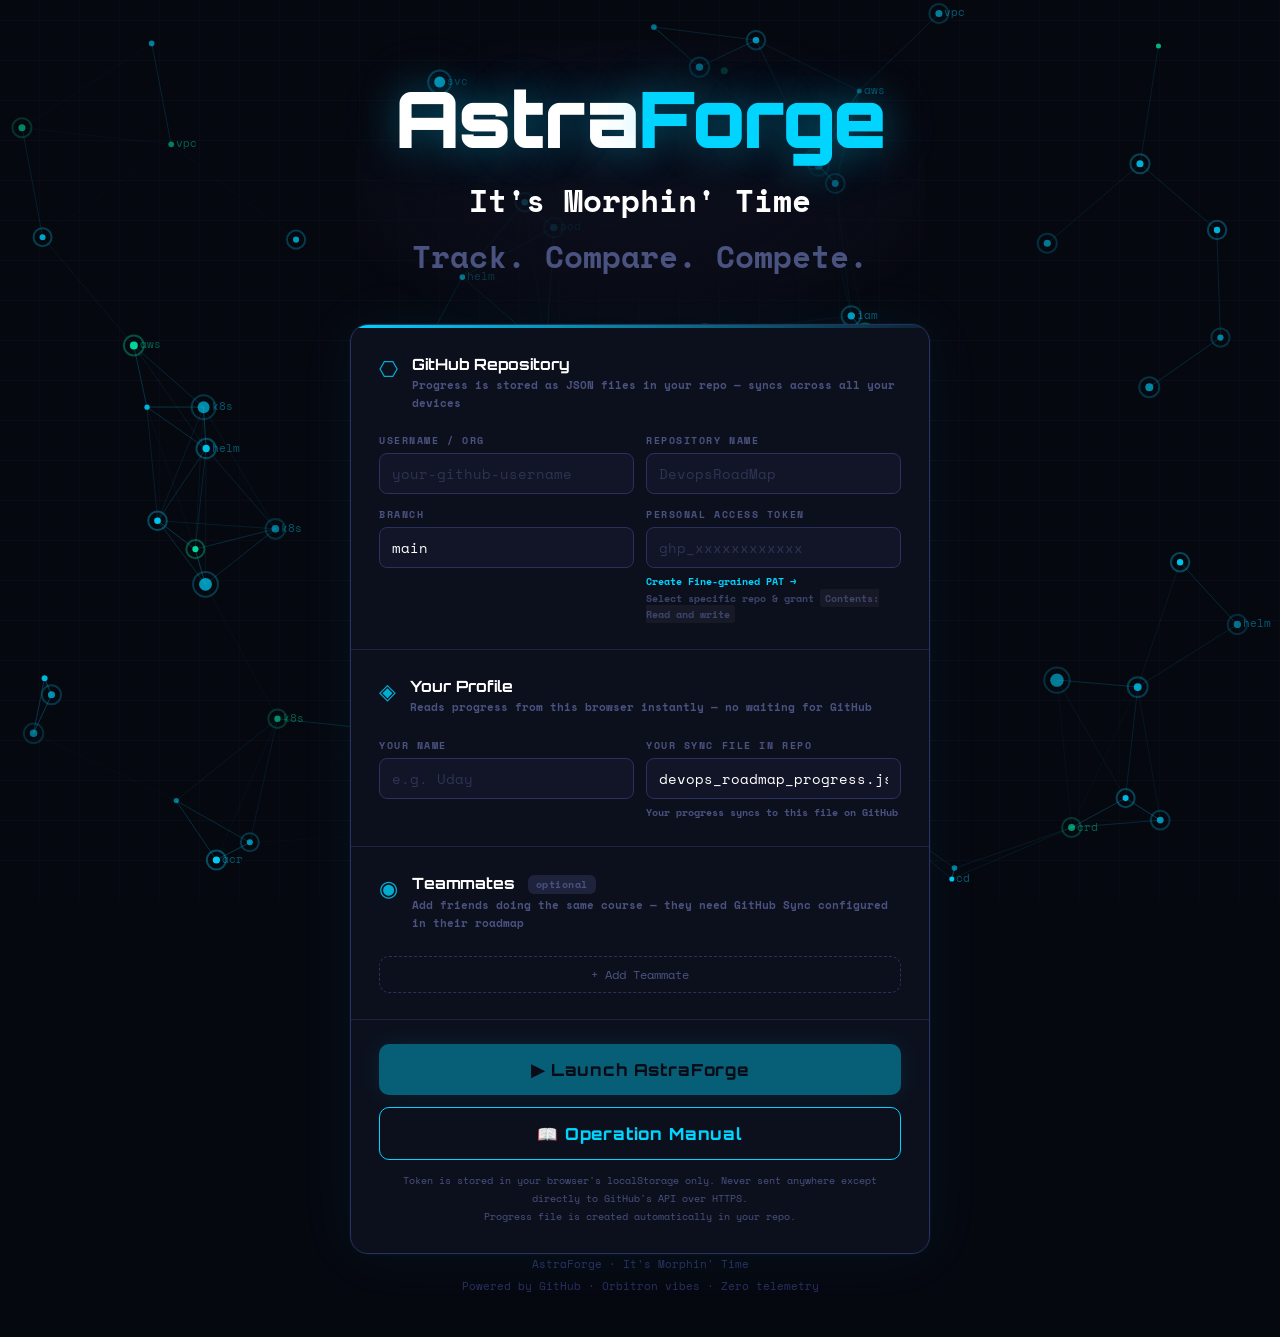
<file: index.html>
<!DOCTYPE html>
<html lang="en">

<head>
  <meta charset="UTF-8">
  <meta name="viewport" content="width=device-width, initial-scale=1.0">
  <title>AstraForge · It's Morphin' Time</title>
  <link
    href="https://fonts.googleapis.com/css2?family=Space+Mono:ital,wght@0,400;0,700;1,400&family=Orbitron:wght@400;500;600;700;800;900&display=swap"
    rel="stylesheet">

  <link rel="stylesheet" href="css/index.css">
</head>

<body>
  <datalist id="tm-colors">
    <option value="#ff007f"></option>
    <option value="#aa00ff"></option>
    <option value="#ff5500"></option>
    <option value="#00ff55"></option>
    <option value="#ff0022"></option>
    <option value="#d05000"></option>
  </datalist>

  <!-- BG CANVASES -->
  <canvas id="bg-canvas"></canvas>
  <canvas id="rain-canvas"></canvas>

  <div class="page">

    <!-- HERO -->
    <div class="hero">
      <div class="logo">Astra<span>Forge</span></div>
      <div class="tagline"><em>It's Morphin' Time</em><br>Track. Compare. Compete.</div>
    </div>

    <!-- ALREADY CONFIGURED BANNER -->
    <div class="cfg-banner" id="cfg-banner">
      <span class="cfg-banner-text">✓ Configuration found — you're all set</span>
      <a href="javascript:scrollToLaunch()" class="cfg-banner-link" title="Scroll to Launch">&darr;</a>
    </div>

    <!-- SETUP CARD -->
    <div class="setup-card">
      <div class="card-top-bar"></div>

      <!-- Section 1: GitHub -->
      <div class="form-section">
        <div class="section-hdr">
          <span class="section-icon">⎔</span>
          <div>
            <div class="section-title">GitHub Repository</div>
            <div class="section-sub">Progress is stored as JSON files in your repo — syncs across all your devices</div>
          </div>
        </div>
        <div class="field-grid" style="margin-bottom:12px">
          <div class="field">
            <label>Username / Org</label>
            <input id="f-owner" placeholder="your-github-username" oninput="validate()" onchange="validate()">
            <span class="field-err-msg">Required</span>
          </div>
          <div class="field">
            <label>Repository Name</label>
            <input id="f-repo" placeholder="DevopsRoadMap" oninput="validate()" onchange="validate()">
            <span class="field-err-msg">Required</span>
          </div>
        </div>
        <div class="field-grid">
          <div class="field">
            <label>Branch</label>
            <input id="f-branch" placeholder="main" value="main" oninput="validate()">
          </div>
          <div class="field">
            <label>Personal Access Token</label>
            <input id="f-token" type="password" placeholder="ghp_xxxxxxxxxxxx" oninput="validate()"
              onchange="validate()">
            <span class="field-err-msg">Required</span>
            <div class="field-hint">
              <a href="https://github.com/settings/personal-access-tokens/new" target="_blank">Create Fine-grained PAT
                →</a><br>
              <span style="opacity:0.8">Select specific repo & grant <code>Contents: Read and write</code></span>
            </div>
          </div>
        </div>
      </div>

      <!-- Section 2: You -->
      <div class="form-section">
        <div class="section-hdr">
          <span class="section-icon">◈</span>
          <div>
            <div class="section-title">Your Profile</div>
            <div class="section-sub">Reads progress from this browser instantly — no waiting for GitHub</div>
          </div>
        </div>
        <div class="field-grid">
          <div class="field">
            <label>Your Name</label>
            <input id="f-myname" placeholder="e.g. Uday" oninput="validate()" onchange="validate()">
            <span class="field-err-msg">Required</span>
          </div>
          <div class="field">
            <label>Your Sync File in Repo</label>
            <input id="f-mypath" placeholder="devops_roadmap_progress.json" value="devops_roadmap_progress.json"
              oninput="validate()">
            <div class="field-hint">Your progress syncs to this file on GitHub</div>
          </div>
        </div>
      </div>

      <!-- Section 3: Teammates -->
      <div class="form-section">
        <div class="section-hdr">
          <span class="section-icon">◉</span>
          <div>
            <div class="section-title">Teammates <span class="optional-tag">optional</span></div>
            <div class="section-sub">Add friends doing the same course — they need GitHub Sync configured in their
              roadmap</div>
          </div>
        </div>
        <div id="tm-container"></div>
        <button class="add-tm-btn" id="add-tm-btn" onclick="addTeammate()">+ Add Teammate</button>
      </div>

      <!-- Launch -->
      <div class="launch-section">
        <button class="launch-btn btn-dim" id="launch-btn" onclick="launch()">▶ Launch AstraForge</button>
        <button class="launch-btn"
          style="margin-top: 12px; background: transparent; border: 1.5px solid var(--cyan); color: var(--cyan); box-shadow: none;"
          onclick="window.location.href='AstraForge_Operation_Manual.html'">📖 Operation Manual</button>
        <p class="privacy-note">
          Token is stored in your browser's localStorage only. Never sent anywhere except directly to GitHub's API over
          HTTPS.<br>
          Progress file is created automatically in your repo.
        </p>
      </div>
    </div>

    <footer class="footer">
      AstraForge &middot; It's Morphin' Time<br>
      <span style="color:var(--dim)">Powered by GitHub · Orbitron vibes · Zero telemetry</span>
    </footer>

  </div>

  <script src="js/index.js"></script>
</body>
  
</html>
</file>
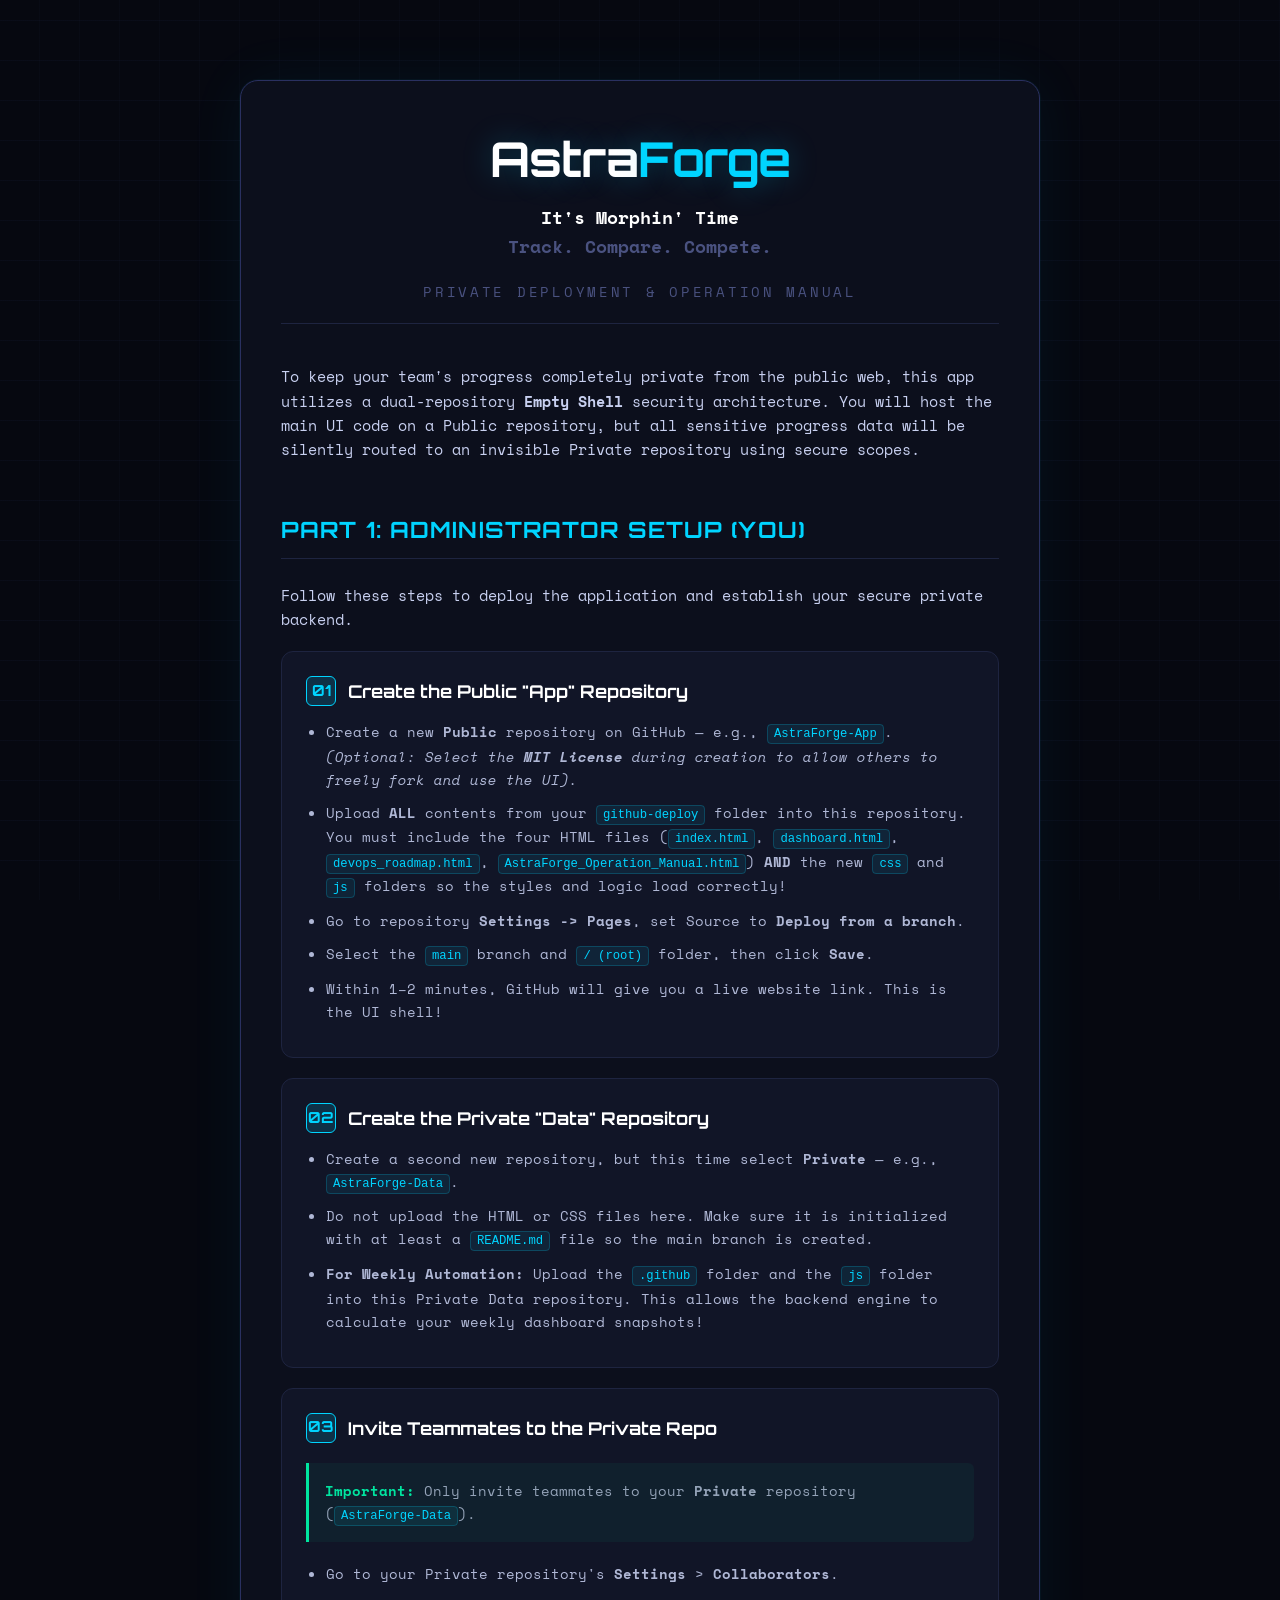
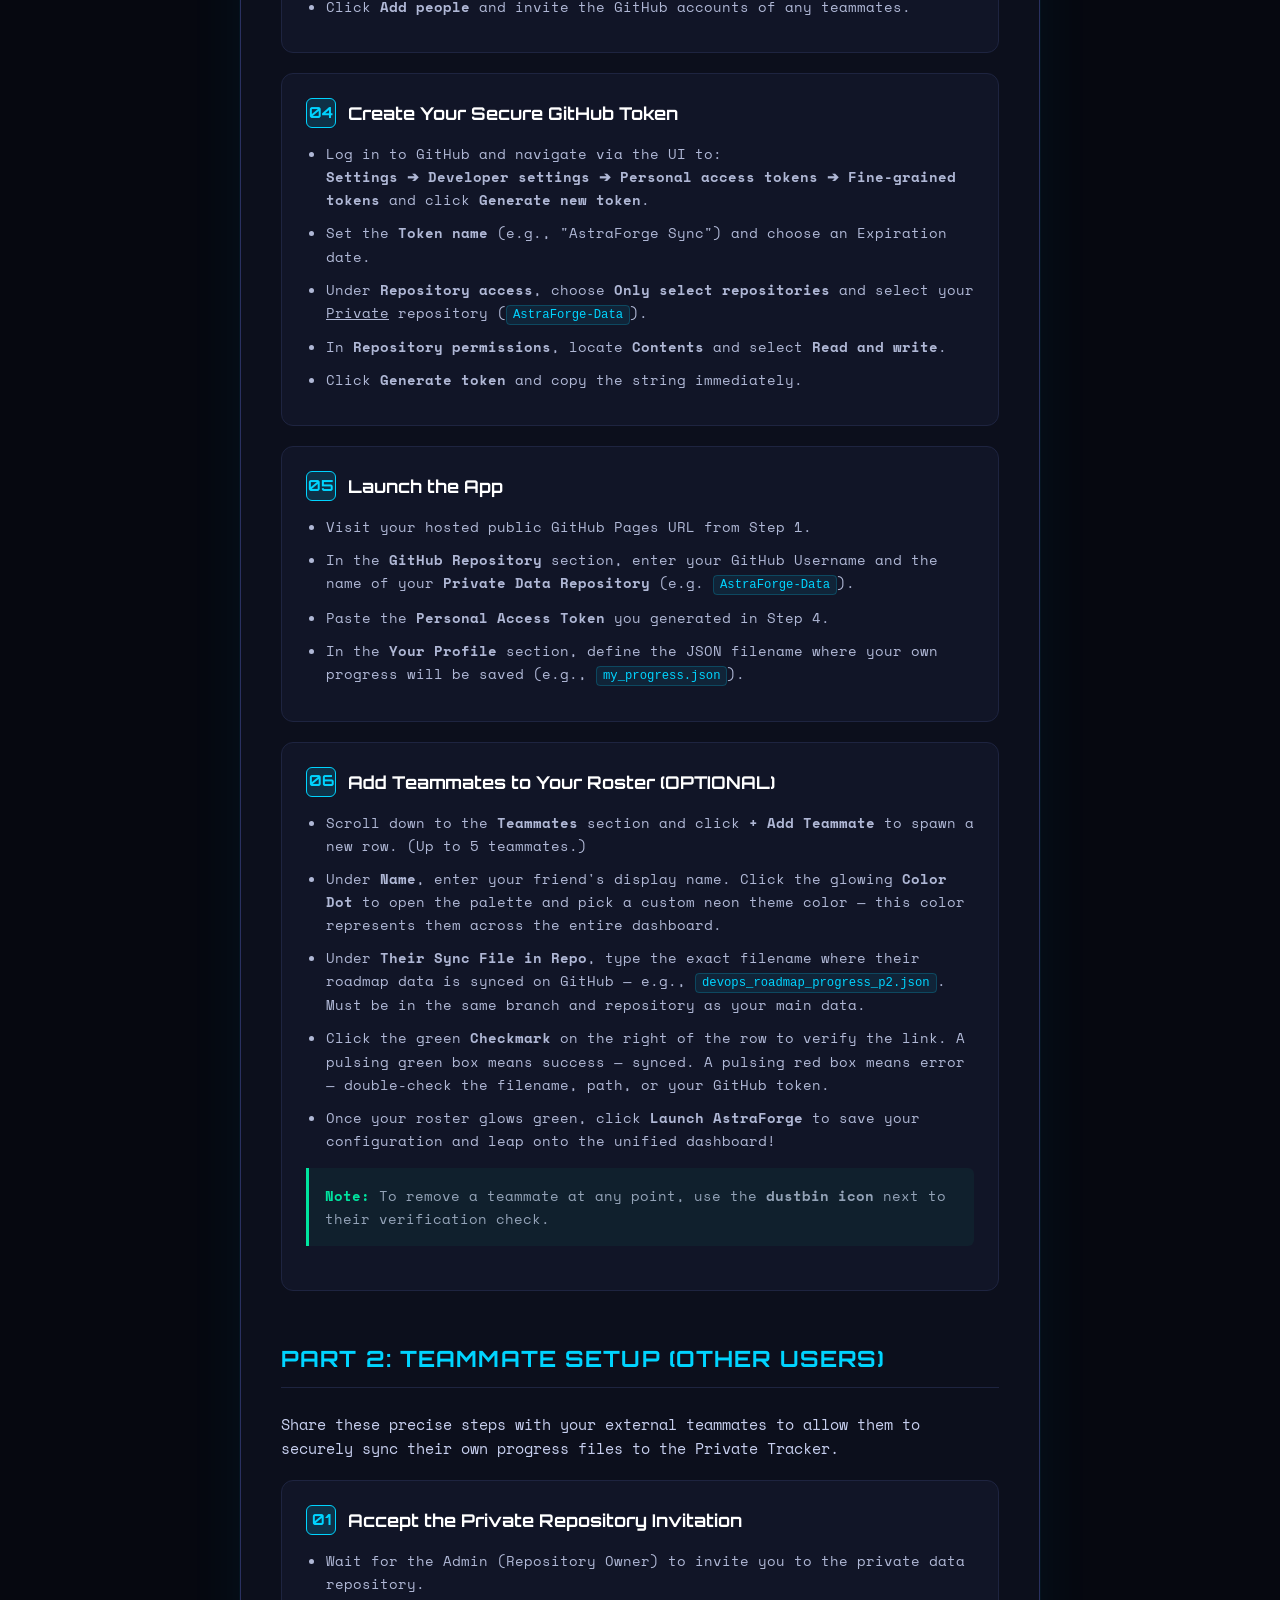
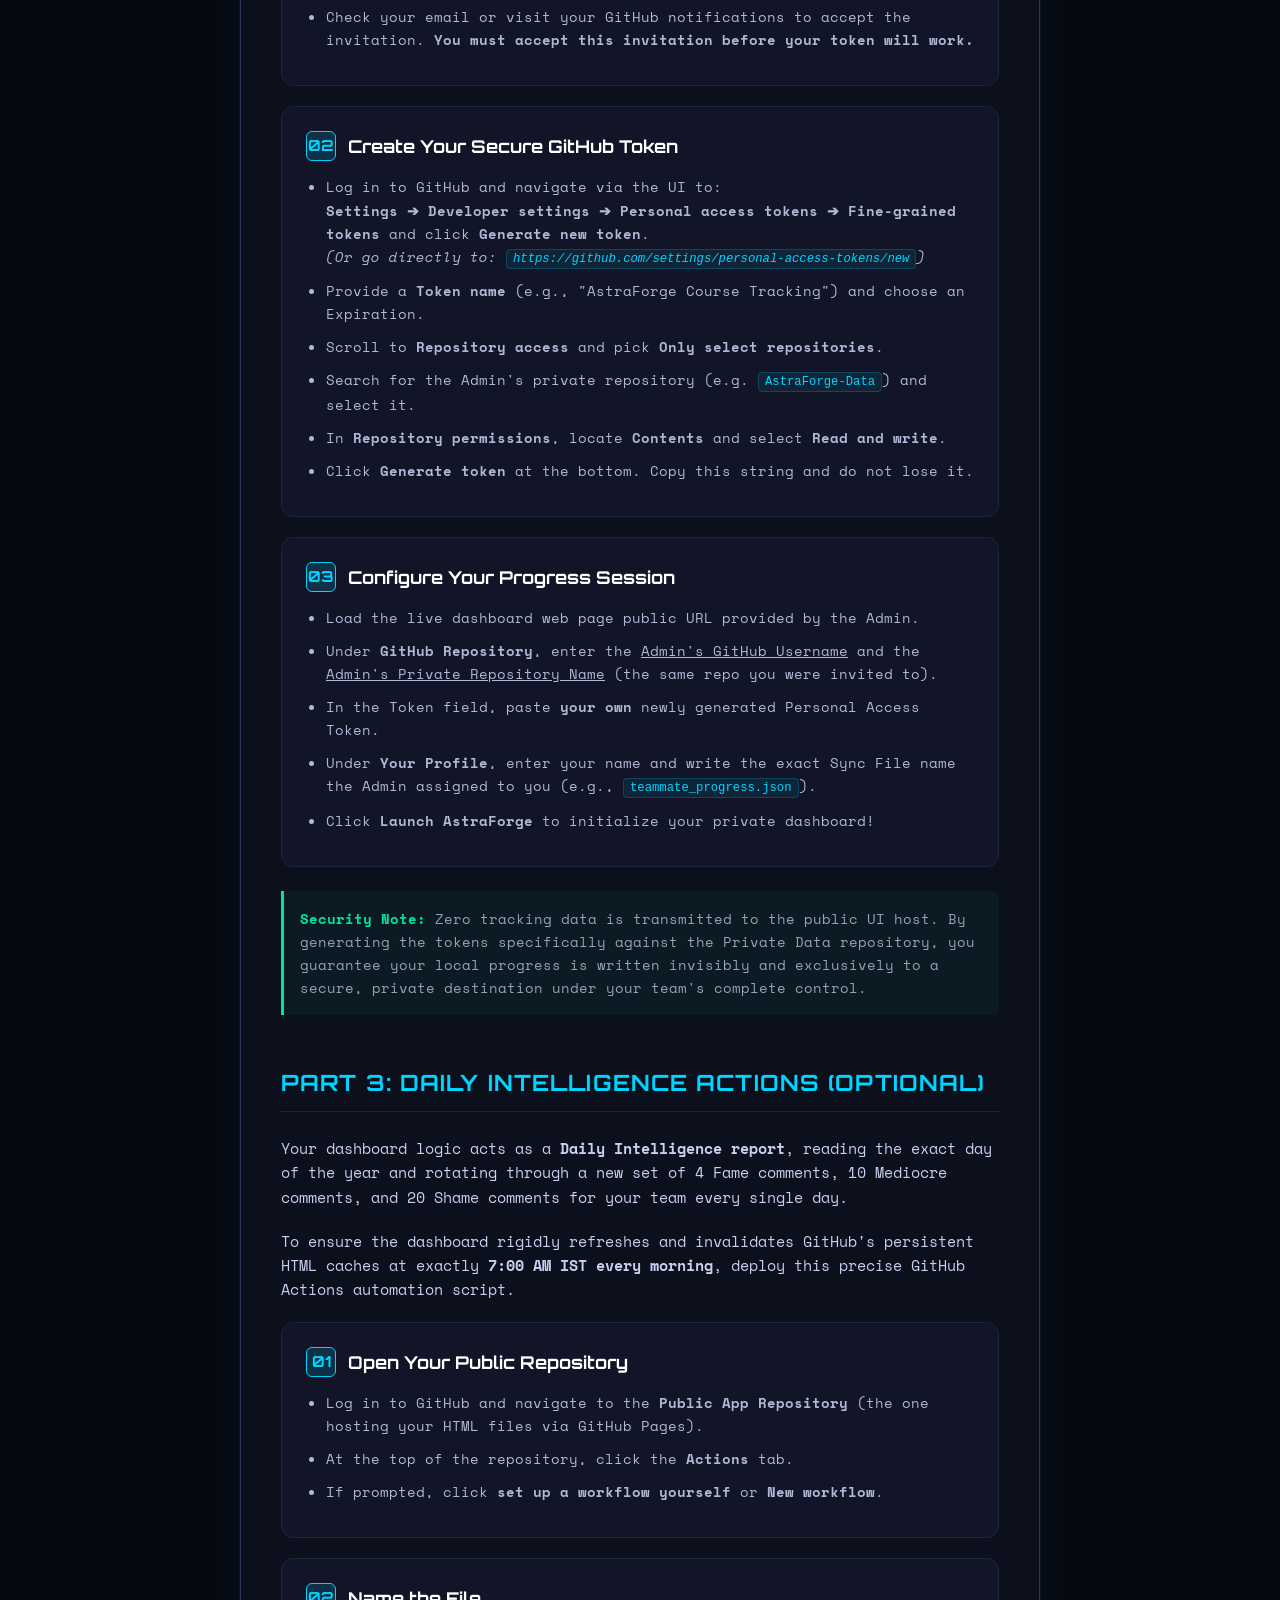
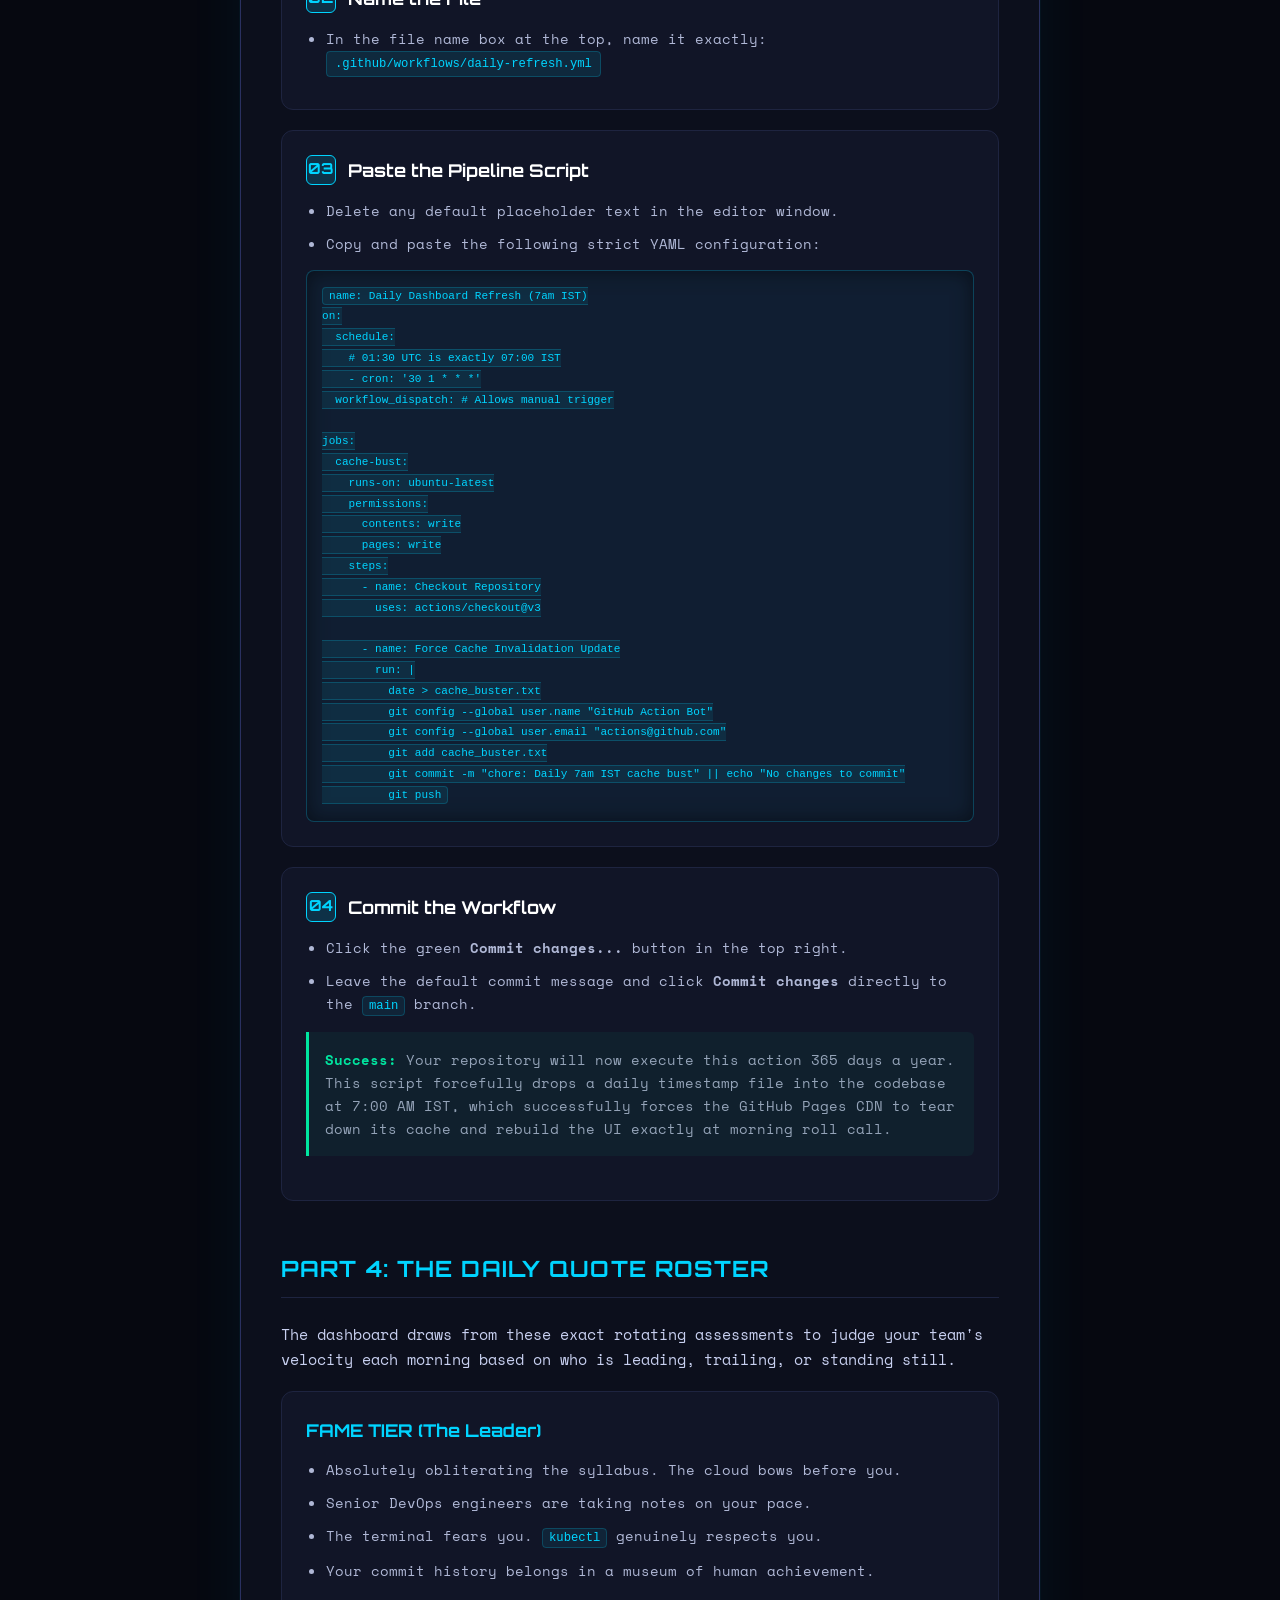
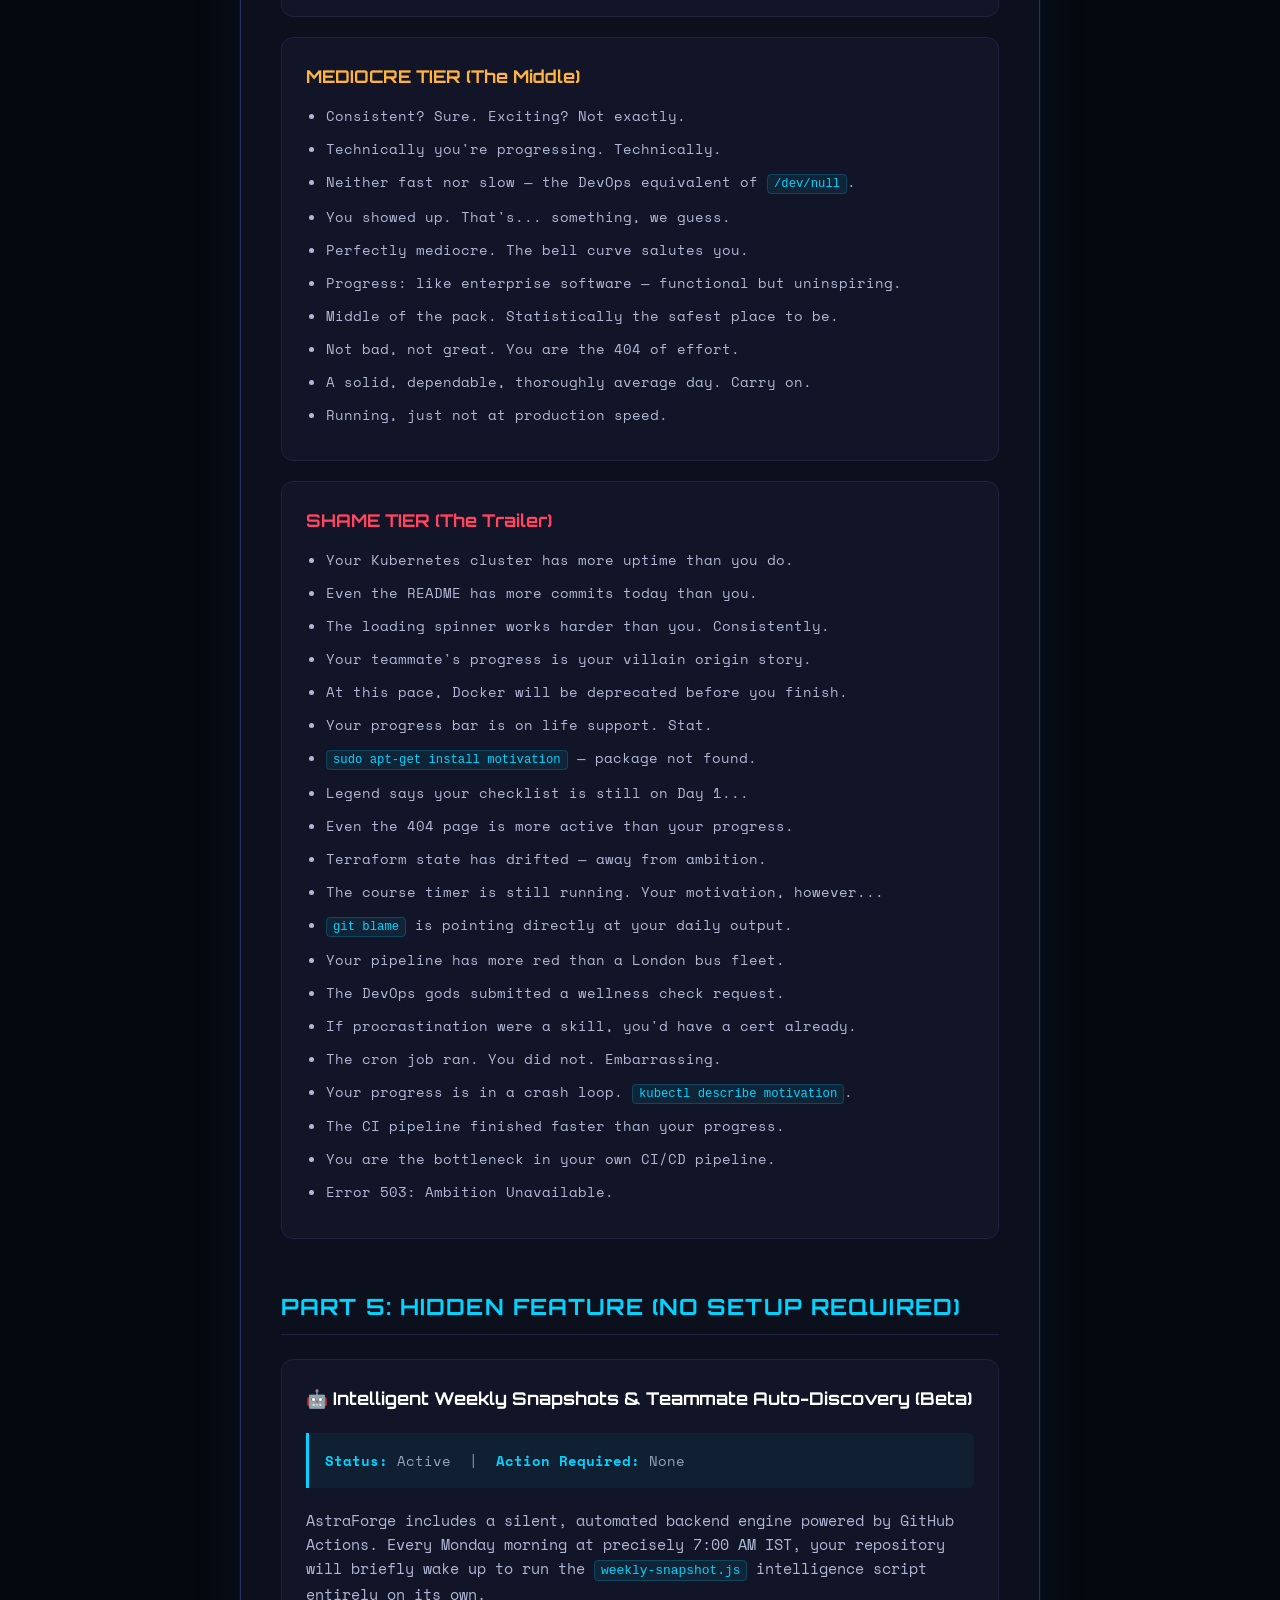
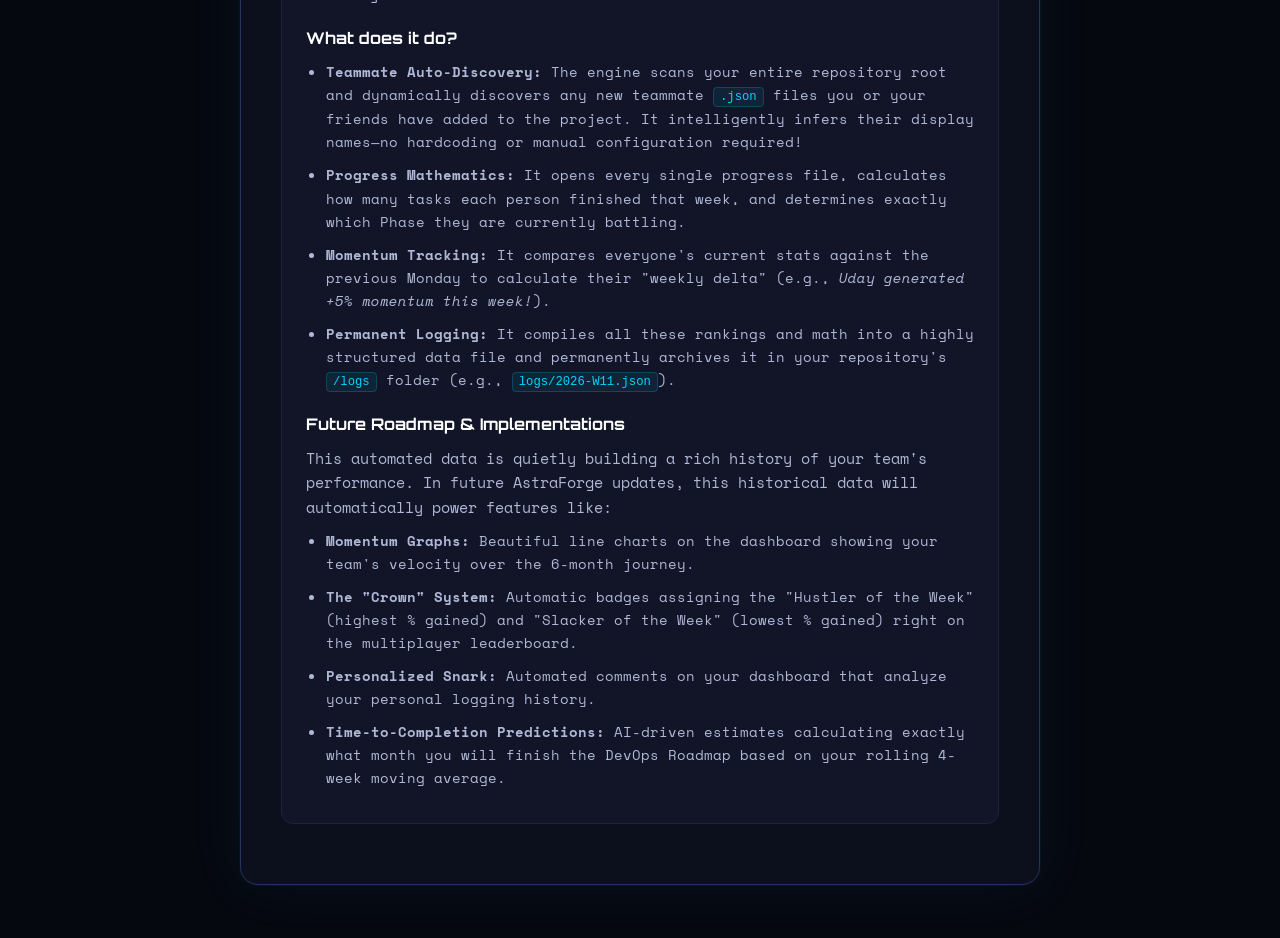
<file: AstraForge_Operation_Manual.html>
<!DOCTYPE html>
<html lang="en">

<head>
    <meta charset="UTF-8">
    <title>AstraForge Operation Manual</title>
    <link
        href="https://fonts.googleapis.com/css2?family=Space+Mono:ital,wght@0,400;0,700;1,400&family=Orbitron:wght@400;500;600;700;800;900&display=swap"
        rel="stylesheet">
    <link rel="stylesheet" href="css/index.css">
    <style>
        #bg-canvas,
        #rain-canvas {
            opacity: 0.15 !important;
        }

        .manual-container {
            position: relative;
            z-index: 10;
            width: 100%;
            max-width: 800px;
            margin: 40px auto;
            background: var(--bg2);
            border: 1px solid var(--border2);
            border-radius: 18px;
            padding: 40px;
            box-shadow: 0 0 60px rgba(0, 212, 255, .06), 0 0 0 1px rgba(0, 212, 255, .04);
            color: var(--text);
            line-height: 1.6;
            font-family: 'Space Mono', monospace;
        }

        .manual-container h1,
        .manual-container h2,
        .manual-container h3,
        .manual-container h4 {
            font-family: 'Orbitron', sans-serif;
        }

        .manual-container h1 {
            color: #fff;
            text-align: center;
            font-size: clamp(2rem, 5vw, 3rem);
            margin-bottom: 10px;
            text-shadow: 0 0 30px rgba(0, 212, 255, .25);
            letter-spacing: -.02em;
        }

        .manual-container h1 span {
            color: var(--cyan);
        }

        .manual-container .subtitle {
            text-align: center;
            color: var(--muted);
            font-size: 0.85rem;
            margin-bottom: 40px;
            letter-spacing: 0.2em;
            text-transform: uppercase;
            border-bottom: 1px solid var(--border);
            padding-bottom: 20px;
        }

        .manual-container p {
            margin-bottom: 20px;
            font-size: 0.95rem;
        }

        .manual-container h2 {
            color: var(--cyan);
            font-size: 1.4rem;
            border-bottom: 1px solid var(--border);
            padding-bottom: 10px;
            margin-top: 50px;
            margin-bottom: 24px;
            letter-spacing: 0.05em;
        }

        .step-box {
            background: var(--bg3);
            border: 1px solid var(--border);
            border-radius: 12px;
            padding: 24px;
            margin-bottom: 20px;
            transition: border-color 0.3s, box-shadow 0.3s;
        }

        .step-box:hover {
            border-color: rgba(0, 212, 255, 0.4);
            box-shadow: 0 0 15px rgba(0, 212, 255, 0.05);
        }

        .step-title {
            color: #fff;
            font-size: 1.1rem;
            margin-bottom: 14px;
            font-weight: 700;
            display: flex;
            align-items: center;
            gap: 12px;
            font-family: 'Orbitron', sans-serif;
        }

        .step-num {
            background: rgba(0, 212, 255, 0.15);
            border: 1px solid var(--cyan);
            color: var(--cyan);
            width: 30px;
            height: 30px;
            border-radius: 6px;
            display: inline-flex;
            align-items: center;
            justify-content: center;
            font-size: 0.95rem;
        }

        .manual-container ul {
            padding-left: 20px;
            margin-bottom: 0;
        }

        .manual-container li {
            margin-bottom: 10px;
            font-size: 0.9rem;
            color: #b0b8d6;
        }

        .manual-container code {
            background: rgba(0, 212, 255, 0.08);
            color: var(--cyan);
            padding: 2px 6px;
            border-radius: 4px;
            border: 1px solid rgba(0, 212, 255, 0.2);
            font-size: 0.85em;
        }

        .callout {
            background: rgba(0, 229, 160, 0.05);
            border-left: 3px solid var(--green);
            padding: 16px;
            border-radius: 0 6px 6px 0;
            margin: 20px 0;
            font-size: 0.9rem;
            color: #94a3b8;
        }

        .callout strong {
            color: var(--green);
        }

        .callout.info {
            background: rgba(0, 212, 255, 0.05);
            border-left-color: var(--cyan);
        }

        .callout.info strong {
            color: var(--cyan);
        }
    </style>
</head>

<body>
    <canvas id="bg-canvas"></canvas>
    <canvas id="rain-canvas"></canvas>

    <div class="page">
        <div class="manual-container">
            <div style="text-align: center; margin-bottom: 20px;">
                <h1 style="margin-bottom: 5px;">Astra<span>Forge</span></h1>
                <div
                    style="font-family: 'Space Mono', monospace; font-size: 1.15rem; font-weight: 700; color: var(--muted); line-height: 1.6; margin-bottom: 20px;">
                    <em style="color: #fff; font-style: normal;">It's Morphin' Time</em><br>Track. Compare. Compete.
                </div>
            </div>
            <div class="subtitle">Private Deployment & Operation Manual</div>

            <p>To keep your team's progress completely private from the public web, this app utilizes a dual-repository
                <b>Empty Shell</b> security architecture. You will host the main UI code on a Public repository, but all
                sensitive progress data will be silently routed to an invisible Private repository using secure scopes.
            </p>

            <!-- PART 1: SYSTEM ADMINISTRATOR SETUP -->
            <h2>PART 1: ADMINISTRATOR SETUP (YOU)</h2>
            <p>Follow these steps to deploy the application and establish your secure private backend.</p>

            <div class="step-box">
                <div class="step-title"><span class="step-num">01</span> Create the Public "App" Repository</div>
                <ul>
                    <li>Create a new <b>Public</b> repository on GitHub — e.g., <code>AstraForge-App</code>.
                        <i>(Optional: Select the <b>MIT License</b> during creation to allow others to freely fork and
                            use the UI).</i></li>
                    <li>Upload <b>ALL</b> contents from your <code>github-deploy</code> folder into this repository. You
                        must include the four HTML files (<code>index.html</code>, <code>dashboard.html</code>,
                        <code>devops_roadmap.html</code>, <code>AstraForge_Operation_Manual.html</code>) <b>AND</b> the
                        new <code>css</code> and <code>js</code>
                        folders so the styles and logic load correctly!
                    </li>
                    <li>Go to repository <b>Settings -> Pages</b>, set Source to <b>Deploy from a branch</b>.</li>
                    <li>Select the <code>main</code> branch and <code>/ (root)</code> folder, then click <b>Save</b>.
                    </li>
                    <li>Within 1–2 minutes, GitHub will give you a live website link. This is the UI shell!</li>
                </ul>
            </div>

            <div class="step-box">
                <div class="step-title"><span class="step-num">02</span> Create the Private "Data" Repository</div>
                <ul>
                    <li>Create a second new repository, but this time select <b>Private</b> — e.g.,
                        <code>AstraForge-Data</code>.
                    </li>
                    <li>Do not upload the HTML or CSS files here. Make sure it is initialized with at least a
                        <code>README.md</code> file so the main branch is created.
                    </li>
                    <li><b>For Weekly Automation:</b> Upload the <code>.github</code> folder and the <code>js</code>
                        folder into this Private Data repository. This allows the backend engine to calculate your
                        weekly dashboard snapshots!</li>
                </ul>
            </div>

            <div class="step-box">
                <div class="step-title"><span class="step-num">03</span> Invite Teammates to the Private Repo</div>
                <div class="callout">
                    <strong>Important:</strong> Only invite teammates to your <b>Private</b> repository
                    (<code>AstraForge-Data</code>).
                </div>
                <ul>
                    <li>Go to your Private repository's <b>Settings</b> > <b>Collaborators</b>.</li>
                    <li>Click <b>Add people</b> and invite the GitHub accounts of any teammates.</li>
                </ul>
            </div>

            <div class="step-box">
                <div class="step-title"><span class="step-num">04</span> Create Your Secure GitHub Token</div>
                <ul>
                    <li>Log in to GitHub and navigate via the UI to:<br><b>Settings ➔ Developer settings ➔ Personal
                            access tokens ➔ Fine-grained tokens</b> and click <b>Generate new token</b>.</li>
                    <li>Set the <b>Token name</b> (e.g., "AstraForge Sync") and choose an Expiration date.</li>
                    <li>Under <b>Repository access</b>, choose <b>Only select repositories</b> and select your
                        <u>Private</u> repository (<code>AstraForge-Data</code>).
                    </li>
                    <li>In <b>Repository permissions</b>, locate <b>Contents</b> and select <b>Read and write</b>.</li>
                    <li>Click <b>Generate token</b> and copy the string immediately.</li>
                </ul>
            </div>

            <div class="step-box">
                <div class="step-title"><span class="step-num">05</span> Launch the App</div>
                <ul>
                    <li>Visit your hosted public GitHub Pages URL from Step 1.</li>
                    <li>In the <b>GitHub Repository</b> section, enter your GitHub Username and the name of your
                        <b>Private Data Repository</b> (e.g. <code>AstraForge-Data</code>).
                    </li>
                    <li>Paste the <b>Personal Access Token</b> you generated in Step 4.</li>
                    <li>In the <b>Your Profile</b> section, define the JSON filename where your own progress will be
                        saved (e.g., <code>my_progress.json</code>).</li>
                </ul>
            </div>

            <div class="step-box">
                <div class="step-title"><span class="step-num">06</span> Add Teammates to Your Roster (OPTIONAL)</div>
                <ul>
                    <li>Scroll down to the <b>Teammates</b> section and click <b>+ Add Teammate</b> to spawn a new row.
                        (Up to 5 teammates.)</li>
                    <li>Under <b>Name</b>, enter your friend's display name. Click the glowing <b>Color Dot</b> to open
                        the palette and pick a custom neon theme color — this color represents them across the entire
                        dashboard.</li>
                    <li>Under <b>Their Sync File in Repo</b>, type the exact filename where their roadmap data is synced
                        on GitHub — e.g., <code>devops_roadmap_progress_p2.json</code>. Must be in the same branch and
                        repository as your main data.</li>
                    <li>Click the green <b>Checkmark</b> on the right of the row to verify the link. A pulsing green box
                        means success — synced. A pulsing red box means error — double-check the filename, path, or your
                        GitHub token.</li>
                    <li>Once your roster glows green, click <b>Launch AstraForge</b> to save your configuration and leap
                        onto the unified dashboard!</li>
                </ul>
                <div class="callout" style="margin-top:16px;">
                    <strong>Note:</strong> To remove a teammate at any point, use the <b>dustbin icon</b> next to their
                    verification check.
                </div>
            </div>

            <!-- PART 2: TEAMMATE SETUP (OTHER USERS) -->
            <h2>PART 2: TEAMMATE SETUP (OTHER USERS)</h2>
            <p>Share these precise steps with your external teammates to allow them to securely sync their own progress
                files to the Private Tracker.</p>

            <div class="step-box">
                <div class="step-title"><span class="step-num">01</span> Accept the Private Repository Invitation</div>
                <ul>
                    <li>Wait for the Admin (Repository Owner) to invite you to the private data repository.</li>
                    <li>Check your email or visit your GitHub notifications to accept the invitation. <b>You must accept
                            this invitation before your token will work.</b></li>
                </ul>
            </div>

            <div class="step-box">
                <div class="step-title"><span class="step-num">02</span> Create Your Secure GitHub Token</div>
                <ul>
                    <li>Log in to GitHub and navigate via the UI to:<br><b>Settings ➔ Developer settings ➔ Personal
                            access tokens ➔ Fine-grained tokens</b> and click <b>Generate new token</b>.<br><i>(Or go
                            directly to: <code>https://github.com/settings/personal-access-tokens/new</code>)</i></li>
                    <li>Provide a <b>Token name</b> (e.g., "AstraForge Course Tracking") and choose an Expiration.</li>
                    <li>Scroll to <b>Repository access</b> and pick <b>Only select repositories</b>.</li>
                    <li>Search for the Admin's private repository (e.g. <code>AstraForge-Data</code>) and select it.
                    </li>
                    <li>In <b>Repository permissions</b>, locate <b>Contents</b> and select <b>Read and write</b>.</li>
                    <li>Click <b>Generate token</b> at the bottom. Copy this string and do not lose it.</li>
                </ul>
            </div>

            <div class="step-box">
                <div class="step-title"><span class="step-num">03</span> Configure Your Progress Session</div>
                <ul>
                    <li>Load the live dashboard web page public URL provided by the Admin.</li>
                    <li>Under <b>GitHub Repository</b>, enter the <u>Admin's GitHub Username</u> and the <u>Admin's
                            Private Repository Name</u> (the same repo you were invited to).</li>
                    <li>In the Token field, paste <b>your own</b> newly generated Personal Access Token.</li>
                    <li>Under <b>Your Profile</b>, enter your name and write the exact Sync File name the Admin assigned
                        to you (e.g., <code>teammate_progress.json</code>).</li>
                    <li>Click <b>Launch AstraForge</b> to initialize your private dashboard!</li>
                </ul>
            </div>

            <div class="callout" style="margin-top:24px;">
                <strong>Security Note:</strong> Zero tracking data is transmitted to the public UI host. By generating
                the tokens specifically against the Private Data repository, you guarantee your local progress is
                written invisibly and exclusively to a secure, private destination under your team's complete control.
            </div>

            <!-- PART 3: DAILY INTELLIGENCE ACTIONS -->
            <h2>PART 3: DAILY INTELLIGENCE ACTIONS (OPTIONAL)</h2>
            <p>Your dashboard logic acts as a <b>Daily Intelligence report</b>, reading the exact day of the year and
                rotating through a new set of 4 Fame comments, 10 Mediocre comments, and 20 Shame comments for your team
                every single day.</p>
            <p>To ensure the dashboard rigidly refreshes and invalidates GitHub's persistent HTML caches at exactly
                <b>7:00 AM IST every morning</b>, deploy this precise GitHub Actions automation script.</p>

            <div class="step-box">
                <div class="step-title"><span class="step-num">01</span> Open Your Public Repository</div>
                <ul>
                    <li>Log in to GitHub and navigate to the <b>Public App Repository</b> (the one hosting your HTML
                        files via GitHub Pages).</li>
                    <li>At the top of the repository, click the <b>Actions</b> tab.</li>
                    <li>If prompted, click <b>set up a workflow yourself</b> or <b>New workflow</b>.</li>
                </ul>
            </div>

            <div class="step-box">
                <div class="step-title"><span class="step-num">02</span> Name the File</div>
                <ul>
                    <li>In the file name box at the top, name it exactly:<br><code
                            style="background: rgba(0, 212, 255, 0.1); padding: 5px 8px;">.github/workflows/daily-refresh.yml</code>
                    </li>
                </ul>
            </div>

            <div class="step-box">
                <div class="step-title"><span class="step-num">03</span> Paste the Pipeline Script</div>
                <ul>
                    <li>Delete any default placeholder text in the editor window.</li>
                    <li>Copy and paste the following strict YAML configuration:</li>
                </ul>
                <pre
                    style="background: rgba(0, 212, 255, 0.05); padding: 15px; border-radius: 8px; border: 1px solid rgba(0, 212, 255, 0.2); overflow-x: auto; margin-top: 15px; margin-bottom: 0px; box-shadow: inset 0 0 20px rgba(0,0,0,0.5);"><code>name: Daily Dashboard Refresh (7am IST)
on:
  schedule:
    # 01:30 UTC is exactly 07:00 IST
    - cron: '30 1 * * *'
  workflow_dispatch: # Allows manual trigger

jobs:
  cache-bust:
    runs-on: ubuntu-latest
    permissions:
      contents: write
      pages: write
    steps:
      - name: Checkout Repository
        uses: actions/checkout@v3

      - name: Force Cache Invalidation Update
        run: |
          date > cache_buster.txt
          git config --global user.name "GitHub Action Bot"
          git config --global user.email "actions@github.com"
          git add cache_buster.txt
          git commit -m "chore: Daily 7am IST cache bust" || echo "No changes to commit"
          git push</code></pre>
            </div>

            <div class="step-box">
                <div class="step-title"><span class="step-num">04</span> Commit the Workflow</div>
                <ul>
                    <li>Click the green <b>Commit changes...</b> button in the top right.</li>
                    <li>Leave the default commit message and click <b>Commit changes</b> directly to the
                        <code>main</code> branch.</li>
                </ul>
                <div class="callout" style="margin-top:16px;">
                    <strong>Success:</strong> Your repository will now execute this action 365 days a year. This script
                    forcefully drops a daily timestamp file into the codebase at 7:00 AM IST, which successfully forces
                    the GitHub Pages CDN to tear down its cache and rebuild the UI exactly at morning roll call.
                </div>
            </div>

            <!-- PART 4: THE DAILY QUOTE ROSTER -->
            <h2>PART 4: THE DAILY QUOTE ROSTER</h2>
            <p>The dashboard draws from these exact rotating assessments to judge your team's velocity each morning
                based on who is leading, trailing, or standing still.</p>

            <div class="step-box">
                <div class="step-title" style="color: var(--cyan);">FAME TIER (The Leader)</div>
                <ul style="color: #b0b8d6; margin-bottom: 0;">
                    <li>Absolutely obliterating the syllabus. The cloud bows before you.</li>
                    <li>Senior DevOps engineers are taking notes on your pace.</li>
                    <li>The terminal fears you. <code>kubectl</code> genuinely respects you.</li>
                    <li>Your commit history belongs in a museum of human achievement.</li>
                </ul>
            </div>

            <div class="step-box">
                <div class="step-title" style="color: var(--amber);">MEDIOCRE TIER (The Middle)</div>
                <ul style="color: #b0b8d6; margin-bottom: 0;">
                    <li>Consistent? Sure. Exciting? Not exactly.</li>
                    <li>Technically you're progressing. Technically.</li>
                    <li>Neither fast nor slow — the DevOps equivalent of <code>/dev/null</code>.</li>
                    <li>You showed up. That's... something, we guess.</li>
                    <li>Perfectly mediocre. The bell curve salutes you.</li>
                    <li>Progress: like enterprise software — functional but uninspiring.</li>
                    <li>Middle of the pack. Statistically the safest place to be.</li>
                    <li>Not bad, not great. You are the 404 of effort.</li>
                    <li>A solid, dependable, thoroughly average day. Carry on.</li>
                    <li>Running, just not at production speed.</li>
                </ul>
            </div>

            <div class="step-box">
                <div class="step-title" style="color: var(--red);">SHAME TIER (The Trailer)</div>
                <ul style="color: #b0b8d6; margin-bottom: 0;">
                    <li>Your Kubernetes cluster has more uptime than you do.</li>
                    <li>Even the README has more commits today than you.</li>
                    <li>The loading spinner works harder than you. Consistently.</li>
                    <li>Your teammate's progress is your villain origin story.</li>
                    <li>At this pace, Docker will be deprecated before you finish.</li>
                    <li>Your progress bar is on life support. Stat.</li>
                    <li><code>sudo apt-get install motivation</code> — package not found.</li>
                    <li>Legend says your checklist is still on Day 1...</li>
                    <li>Even the 404 page is more active than your progress.</li>
                    <li>Terraform state has drifted — away from ambition.</li>
                    <li>The course timer is still running. Your motivation, however...</li>
                    <li><code>git blame</code> is pointing directly at your daily output.</li>
                    <li>Your pipeline has more red than a London bus fleet.</li>
                    <li>The DevOps gods submitted a wellness check request.</li>
                    <li>If procrastination were a skill, you'd have a cert already.</li>
                    <li>The cron job ran. You did not. Embarrassing.</li>
                    <li>Your progress is in a crash loop. <code>kubectl describe motivation</code>.</li>
                    <li>The CI pipeline finished faster than your progress.</li>
                    <li>You are the bottleneck in your own CI/CD pipeline.</li>
                    <li>Error 503: Ambition Unavailable.</li>
                </ul>
            </div>

            <!-- PART 5: AUTOMATION ENGINE -->
            <h2>PART 5: HIDDEN FEATURE (NO SETUP REQUIRED)</h2>
            <div class="step-box">
                <div class="step-title">🤖 Intelligent Weekly Snapshots & Teammate Auto-Discovery (Beta)</div>
                <div class="callout info">
                    <strong>Status:</strong> Active &nbsp;|&nbsp; <strong>Action Required:</strong> None
                </div>
                <p style="color: #b0b8d6;">AstraForge includes a silent, automated backend engine powered by GitHub
                    Actions. Every Monday morning at precisely 7:00 AM IST, your repository will briefly wake up to run
                    the <code>weekly-snapshot.js</code> intelligence script entirely on its own.</p>

                <h4 style="margin-top: 15px; margin-bottom: 8px; color: #fff;">What does it do?</h4>
                <ul>
                    <li><b>Teammate Auto-Discovery:</b> The engine scans your entire repository root and dynamically
                        discovers any new teammate <code>.json</code> files you or your friends have added to the
                        project. It intelligently infers their display names—no hardcoding or manual configuration
                        required!</li>
                    <li><b>Progress Mathematics:</b> It opens every single progress file, calculates how many tasks each
                        person finished that week, and determines exactly which Phase they are currently battling.</li>
                    <li><b>Momentum Tracking:</b> It compares everyone's current stats against the previous Monday to
                        calculate their "weekly delta" (e.g., <i>Uday generated +5% momentum this week!</i>).</li>
                    <li><b>Permanent Logging:</b> It compiles all these rankings and math into a highly structured data
                        file and permanently archives it in your repository's <code>/logs</code> folder (e.g.,
                        <code>logs/2026-W11.json</code>).
                    </li>
                </ul>

                <h4 style="margin-top: 20px; margin-bottom: 8px; color: #fff;">Future Roadmap & Implementations</h4>
                <p style="color: #b0b8d6; margin-bottom: 10px;">This automated data is quietly building a rich history
                    of your team's performance. In future AstraForge updates, this historical data will automatically
                    power features like:</p>
                <ul>
                    <li><b>Momentum Graphs:</b> Beautiful line charts on the dashboard showing your team's velocity over
                        the 6-month journey.</li>
                    <li><b>The "Crown" System:</b> Automatic badges assigning the "Hustler of the Week" (highest %
                        gained) and "Slacker of the Week" (lowest % gained) right on the multiplayer leaderboard.</li>
                    <li><b>Personalized Snark:</b> Automated comments on your dashboard that analyze your personal
                        logging history.</li>
                    <li><b>Time-to-Completion Predictions:</b> AI-driven estimates calculating exactly what month you
                        will finish the DevOps Roadmap based on your rolling 4-week moving average.</li>
                </ul>
            </div>

        </div>
    </div>

    <!-- Inject the exact same beautiful deep space logic scripts from index.js -->
    <script src="js/index.js"></script>
    <script>
        // Start the background
        startMatrixBg();
        startFloatingNodes();

        // Nullify the index.js DOM manipulators meant for the actual index.html so it doesn't log errors
        window.addEventListener('load', () => {
            // Silence any DOM query errors from index.js missing form fields
        });
    </script>
</body>

</html>
</file>
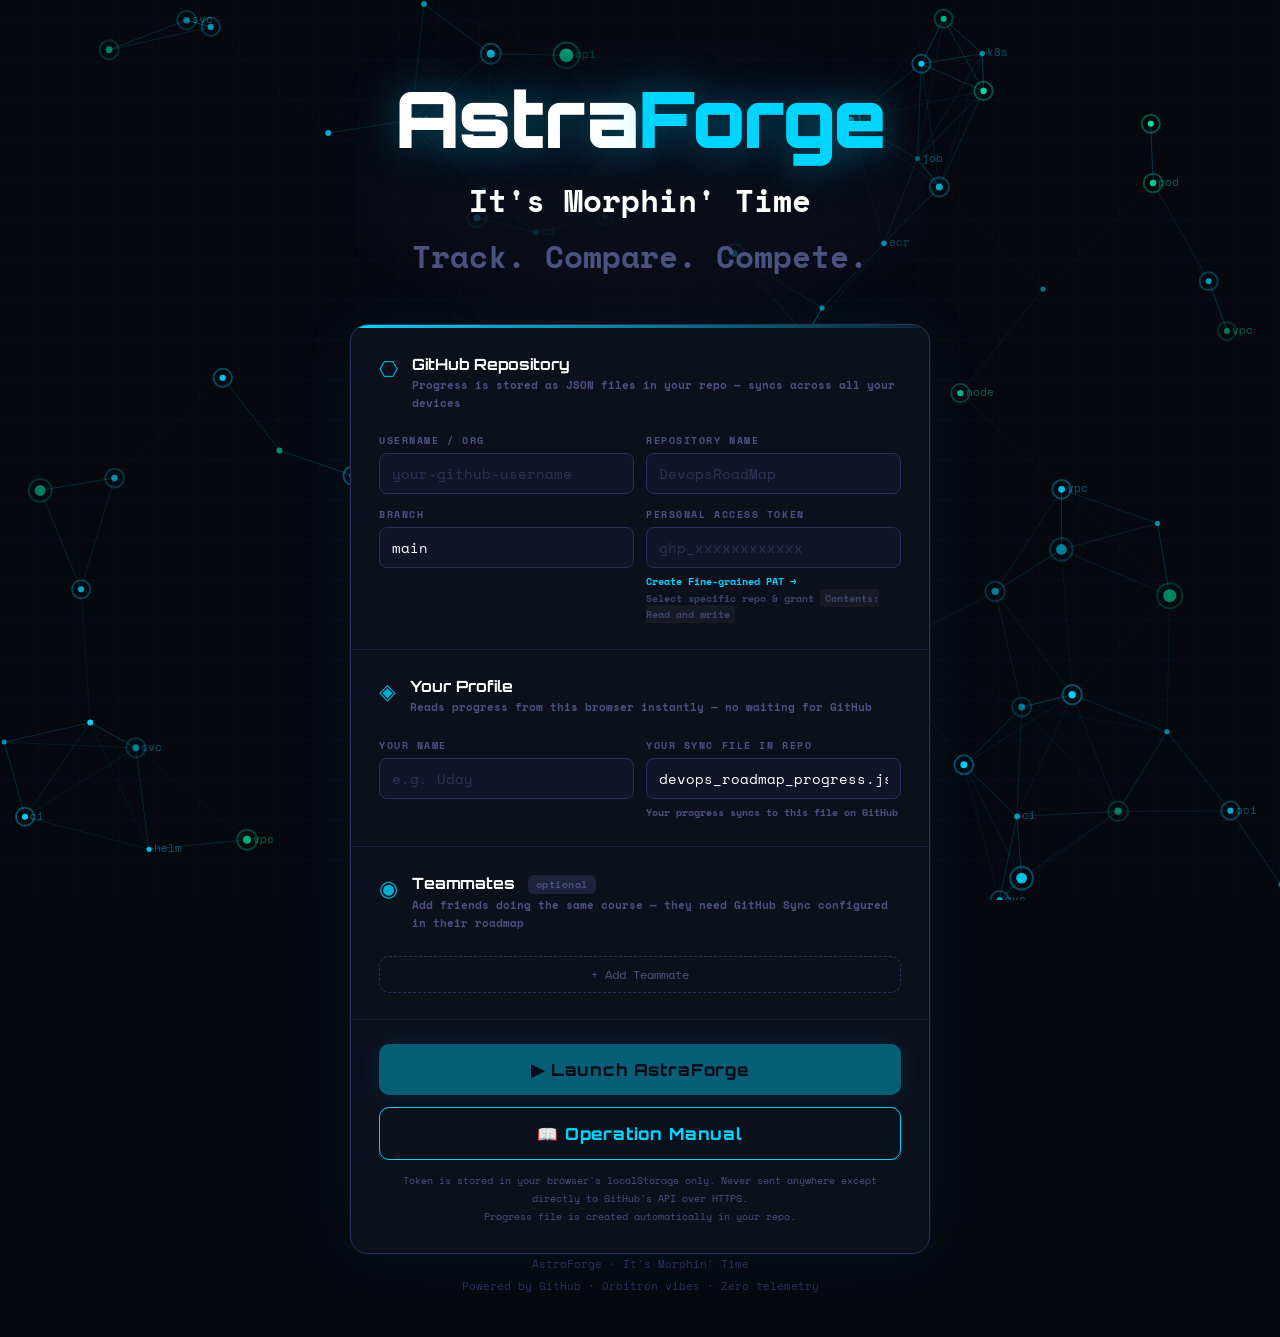
<file: dashboard.html>
<!DOCTYPE html>
<html lang="en">

<head>

  <meta charset="UTF-8">
  <meta name="viewport" content="width=device-width, initial-scale=1.0">
  <title>AstraForge - Mission Control</title>
  <link
    href="https://fonts.googleapis.com/css2?family=Space+Mono:ital,wght@0,400;0,700;1,400&family=Orbitron:wght@400;500;600;700;800;900&display=swap"
    rel="stylesheet">
  <script src="js/phases.js"></script>

  <link rel="stylesheet" href="css/dashboard.css">
</head>

<body>

  <!-- BG CANVASES -->
  <canvas id="bg-canvas"></canvas>
  <canvas id="rain-canvas"></canvas>

  <!-- HEADER -->
  <header class="header">
    <div class="header-left">
      <div class="header-eyebrow"><span class="live-dot"></span>Dashboard · live</div>
      <h1 class="header-title">MORPHIN SEQUENCE INITIATED<span class="blink">_</span></h1>
      <div class="header-sub" id="combined-quip"><span class="spinner"></span> Loading daily intelligence report…</div>
    </div>
    <div class="header-meta">
      <div class="meta-item">
        <span class="meta-val" id="hdr-combined-pct">—</span>
        <span class="meta-lbl">Combined %</span>
      </div>
      <div class="meta-div"></div>
      <div class="meta-item">
        <span class="meta-val" id="hdr-people">—</span>
        <span class="meta-lbl">People</span>
      </div>
      <div class="meta-div"></div>
      <div class="meta-item">
        <span class="meta-val" id="hdr-total-done">—</span>
        <span class="meta-lbl">Tasks Done</span>
      </div>
      <div class="meta-div"></div>
      <div class="meta-item meta-btn" onclick="window.location.href='AstraForge_Operation_Manual.html'"
        title="Operation Manual">
        <span class="meta-val" style="font-size:.9rem">📖</span>
        <span class="meta-lbl">Manual</span>
      </div>
      <div class="meta-div"></div>
      <div class="meta-item meta-btn" onclick="window.location.href='index.html'" title="Settings">
        <span class="meta-val" style="font-size:.9rem">⚙</span>
        <span class="meta-lbl">Settings</span>
      </div>
    </div>
  </header>

  <!-- COMBINED BAR + REFRESH BUTTON -->
  <div class="global-bar-wrap">
    <div class="global-bar-inner">
      <span class="global-bar-label">Combined</span>
      <div class="global-bar-track">
        <div class="global-bar-fill" id="globalFill"></div>
      </div>
      <span class="global-bar-pct" id="globalPct">—</span>
      <button class="refresh-btn" onclick="forceRefresh()" title="Refresh from GitHub now">↻ Refresh</button>
    </div>
  </div>

  <!-- PERSON PANELS (built dynamically) -->
  <div class="panels-wrap">
    <div class="panels-grid" id="panels-grid"></div>
  </div>

  <!-- LEADERBOARD (hidden for 1 person) -->
  <div class="leaderboard-wrap" id="leaderboard-wrap" style="display:none">
    <div class="leaderboard-title">⚔ Leaderboard</div>
    <div id="leaderboard"></div>
  </div>

  <!-- FOOTER -->
  <div class="footer-strip">
    <a class="cta-btn" href="devops_roadmap.html" onclick="sessionStorage.setItem('auth_dash', 'true')">Open Grid
      Terminal &rarr;</a>
    <div class="footer-meta">
      <span class="live-dot"></span>GitHub data refreshes every 10 min · <span id="last-refresh">—</span><br>
      <a onclick="window.location.href='index.html'">⚙ Settings</a> ·
      <a onclick="forceRefresh()">↻ Force refresh</a>
      <span id="log-status"></span>
    </div>
  </div>



  <script src="js/dashboard.js"></script>
</body>

</html>
</file>
<file: css/index.css>
:root {
      --bg: #060810;
      --bg2: #0c0f1c;
      --bg3: #111527;
      --border: #1e2440;
      --border2: #2a3060;
      --text: #c8d0f0;
      --muted: #4a5280;
      --dim: #2a3060;
      --green: #00e5a0;
      --green2: #00b87a;
      --cyan: #00d4ff;
      --amber: #ffb340;
      --red: #ff4560;
    }

    * {
      box-sizing: border-box;
      margin: 0;
      padding: 0;
    }

    html {
      scroll-behavior: smooth;
    }

    body {
      background: var(--bg);
      color: var(--text);
      font-family: 'Orbitron', sans-serif;
      min-height: 100vh;
      overflow-x: hidden;
    }

    body::before {
      content: '';
      position: fixed;
      inset: 0;
      pointer-events: none;
      z-index: 0;
      background-image:
        repeating-linear-gradient(0deg, transparent, transparent 39px, rgba(30, 36, 64, .35) 40px),
        repeating-linear-gradient(90deg, transparent, transparent 39px, rgba(30, 36, 64, .2) 40px);
    }

    /* ── PAGE LAYOUT ── */
    .page {
      position: relative;
      z-index: 10;
      width: 100%;
      min-height: 100vh;
      display: flex;
      flex-direction: column;
      align-items: center;
      justify-content: center;
      padding: 40px 20px;
    }

    /* ── CANVASES ── */
    #bg-canvas,
    #rain-canvas {
      position: fixed;
      inset: 0;
      pointer-events: none;
    }

    #bg-canvas {
      z-index: 0;
    }

    #rain-canvas {
      z-index: -1;
    }

    /* ── HERO ── */
    .hero {
      text-align: center;
      max-width: 600px;
      background: radial-gradient(ellipse at center, rgba(12, 15, 28, 0.9) 20%, rgba(12, 15, 28, 0.5) 60%, rgba(12, 15, 28, 0) 80%);
      padding: 40px;
      border-radius: 40px;
      position: relative;
      z-index: 5;
    }

    .hero-eyebrow {
      font-family: 'Space Mono', monospace;
      font-size: .7375rem;
      letter-spacing: .3em;
      text-transform: uppercase;
      color: var(--cyan);
      margin-bottom: 18px;
      opacity: .8;
    }

    .logo {
      font-size: clamp(2.8625rem, 8vw, 4.8625rem);
      font-weight: 900;
      line-height: 1;
      letter-spacing: -.02em;
      color: #fff;
      text-shadow: 0 0 40px rgba(0, 212, 255, .35), 0 0 80px rgba(0, 212, 255, .12);
    }

    .logo span {
      color: var(--cyan);
    }

    .tagline {
      margin-top: 14px;
      font-family: 'Space Mono', monospace;
      font-size: 1.95rem;
      font-weight: 700;
      color: var(--muted);
      line-height: 1.8;
    }

    .tagline em {
      color: #fff;
      font-style: normal;
    }

    /* ── ALREADY CONFIGURED BANNER ── */
    .cfg-banner {
      display: none;
      align-items: center;
      justify-content: space-between;
      gap: 16px;
      width: 100%;
      max-width: 580px;
      padding: 12px 18px;
      border-radius: 10px;
      background: rgba(0, 229, 160, .07);
      border: 1px solid rgba(0, 229, 160, .25);
      flex-wrap: wrap;
    }

    .cfg-banner.visible {
      display: flex;
    }

    .cfg-banner-text {
      font-family: 'Space Mono', monospace;
      font-size: .7675rem;
      font-weight: 700;
      color: var(--green);
    }

    .cfg-banner-link {
      display: inline-flex;
      align-items: center;
      justify-content: center;
      width: 36px;
      height: 36px;
      border-radius: 50%;
      background: rgba(0, 229, 160, 0.15);
      color: var(--green);
      text-decoration: none;
      font-size: 1.2rem;
      transition: all 0.2s;
      border: 1px solid rgba(0, 229, 160, 0.3);
      animation: bounce-btn 2s infinite;
    }

    @keyframes bounce-btn {

      0%,
      20%,
      50%,
      80%,
      100% {
        transform: translateY(0);
      }

      40% {
        transform: translateY(-6px);
      }

      60% {
        transform: translateY(-3px);
      }
    }

    .cfg-banner-link:hover {
      background: rgba(0, 229, 160, 0.9);
      color: var(--bg);
    }

    /* ── SETUP CARD ── */
    .setup-card {
      width: 100%;
      max-width: 580px;
      background: var(--bg2);
      border: 1px solid var(--border2);
      border-radius: 18px;
      overflow: hidden;
      box-shadow: 0 0 60px rgba(0, 212, 255, .06), 0 0 0 1px rgba(0, 212, 255, .04);
    }

    .card-top-bar {
      height: 3px;
      background: linear-gradient(90deg, var(--cyan), rgba(0, 212, 255, .1));
    }

    /* ── FORM SECTIONS ── */
    .form-section {
      padding: 26px 28px;
      border-bottom: 1px solid var(--border);
    }

    .form-section:last-of-type {
      border-bottom: none;
    }

    .section-hdr {
      display: flex;
      align-items: flex-start;
      gap: 14px;
      margin-bottom: 20px;
    }

    .section-icon {
      font-size: 1.3625rem;
      color: var(--cyan);
      flex-shrink: 0;
      margin-top: 1px;
      opacity: .8;
    }

    .section-title {
      font-size: .9675rem;
      font-weight: 700;
      color: #fff;
      margin-bottom: 3px;
    }

    .section-sub {
      font-family: 'Space Mono', monospace;
      font-size: .6875rem;
      font-weight: 700;
      color: var(--muted);
      line-height: 1.6;
    }

    .optional-tag {
      display: inline-block;
      font-family: 'Space Mono', monospace;
      font-size: .6075rem;
      padding: 2px 8px;
      border-radius: 6px;
      background: rgba(74, 82, 128, .3);
      color: var(--muted);
      margin-left: 8px;
      vertical-align: middle;
      letter-spacing: .05em;
    }

    /* ── FIELDS ── */
    .field-grid {
      display: grid;
      grid-template-columns: 1fr 1fr;
      gap: 12px;
    }

    .field-grid.single {
      grid-template-columns: 1fr;
    }

    .field {
      display: flex;
      flex-direction: column;
      gap: 5px;
    }

    .field label {
      font-family: 'Space Mono', monospace;
      font-size: .6475rem;
      font-weight: 700;
      letter-spacing: .15em;
      text-transform: uppercase;
      color: var(--muted);
    }

    .field input {
      padding: 9px 12px;
      background: var(--bg3);
      border: 1px solid var(--border2);
      border-radius: 8px;
      color: #fff;
      font-family: 'Space Mono', monospace;
      font-size: .8875rem;
      outline: none;
      transition: border-color .2s, box-shadow .2s;
    }

    .field input:focus {
      border-color: var(--cyan);
      box-shadow: 0 0 0 3px rgba(0, 212, 255, .08);
    }

    .field input::placeholder {
      color: var(--muted);
      opacity: .5;
    }

    .field-hint {
      font-family: 'Space Mono', monospace;
      font-size: .6475rem;
      font-weight: 700;
      color: var(--muted);
      line-height: 1.6;
    }

    .field-hint a {
      color: var(--cyan);
      text-decoration: none;
    }

    .field-hint code {
      background: rgba(255, 255, 255, .06);
      padding: 1px 5px;
      border-radius: 3px;
      font-family: 'Space Mono', monospace;
    }

    .field-hint.err {
      color: var(--red);
    }

    /* ── TEAMMATE ROWS ── */
    .tm-row {
      display: flex;
      align-items: flex-start;
      gap: 10px;
      padding: 14px;
      margin-bottom: 8px;
      background: var(--bg3);
      border: 1px solid var(--border);
      border-radius: 10px;
      transition: border-color 0.3s, box-shadow 0.3s;
    }

    .tm-row.valid {
      border-color: var(--green);
      box-shadow: 0 0 10px rgba(0, 229, 160, 0.15);
    }

    .tm-row.invalid {
      border-color: var(--red);
      box-shadow: 0 0 10px rgba(255, 69, 96, 0.15);
    }

    .tm-color-picker {
      width: 8px;
      height: 8px;
      border-radius: 50%;
      flex-shrink: 0;
      margin-top: 23px;
      cursor: pointer;
      border: none;
      appearance: none;
      -webkit-appearance: none;
      background: transparent;
      padding: 0;
      outline: none;
      overflow: hidden;
    }

    .tm-color-picker::-webkit-color-swatch-wrapper {
      padding: 0;
    }

    .tm-color-picker::-webkit-color-swatch {
      border: none;
      border-radius: 50%;
    }

    .tm-color-picker::-moz-color-swatch {
      border: none;
      border-radius: 50%;
    }

    .tm-fields {
      flex: 1;
    }

    .tm-actions {
      display: flex;
      flex-direction: column;
      gap: 6px;
      margin-top: 17px;
    }

    .tm-action-btn {
      flex-shrink: 0;
      width: 26px;
      height: 26px;
      border-radius: 6px;
      border: 1px solid var(--border2);
      background: transparent;
      color: var(--muted);
      font-size: 1.05rem;
      cursor: pointer;
      display: flex;
      align-items: center;
      justify-content: center;
      transition: all .15s;
    }

    .tm-action-btn:hover {
      background: var(--bg2);
      color: var(--text);
    }

    .tm-action-btn.tick:hover {
      background: rgba(0, 229, 160, .12);
      border-color: var(--green);
      color: var(--green);
    }

    .tm-action-btn.dustbin:hover {
      background: rgba(255, 69, 96, .12);
      border-color: var(--red);
      color: var(--red);
    }

    .add-tm-btn {
      width: 100%;
      padding: 9px;
      margin-top: 4px;
      border: 1.5px dashed var(--border2);
      background: transparent;
      color: var(--muted);
      border-radius: 10px;
      font-family: 'Space Mono', monospace;
      font-size: .7475rem;
      cursor: pointer;
      transition: all .2s;
    }

    .add-tm-btn:hover {
      border-color: var(--cyan);
      color: var(--cyan);
      background: rgba(0, 212, 255, .04);
    }

    .add-tm-btn:disabled {
      opacity: .3;
      cursor: not-allowed;
    }

    /* ── LAUNCH SECTION ── */
    .launch-section {
      padding: 24px 28px 28px;
    }

    .launch-btn {
      width: 100%;
      padding: 15px;
      background: var(--cyan);
      color: var(--bg);
      border: none;
      border-radius: 10px;
      font-family: 'Orbitron', sans-serif;
      font-size: 1.0375rem;
      font-weight: 800;
      cursor: pointer;
      letter-spacing: .05em;
      transition: opacity .2s, box-shadow .2s;
      box-shadow: 0 0 24px rgba(0, 212, 255, .25);
    }

    .launch-btn.btn-dim {
      opacity: .4;
    }

    .launch-btn:hover {
      opacity: .9;
      box-shadow: 0 0 36px rgba(0, 212, 255, .4);
    }

    .field input.field-err {
      border-color: var(--red) !important;
      box-shadow: 0 0 0 3px rgba(255, 69, 96, .12) !important;
    }

    .field-err-msg {
      font-family: 'Space Mono', monospace;
      font-size: .6475rem;
      color: var(--red);
      margin-top: 3px;
      display: none;
    }

    .field input.field-err~.field-err-msg {
      display: block;
    }

    .privacy-note {
      margin-top: 12px;
      font-family: 'Space Mono', monospace;
      font-size: .6475rem;
      color: var(--muted);
      line-height: 1.7;
      text-align: center;
    }

    .privacy-note a {
      color: var(--cyan);
      text-decoration: none;
    }

    /* ── FOOTER ── */
    .footer {
      font-family: 'Space Mono', monospace;
      font-size: .6675rem;
      color: var(--dim);
      text-align: center;
      line-height: 2;
    }

    /* ── ANIMATIONS ── */
    @keyframes fadeUp {
      from {
        opacity: 0;
        transform: translateY(16px);
      }

      to {
        opacity: 1;
        transform: translateY(0);
      }
    }

    .hero {
      animation: fadeUp .5s ease both;
    }

    .cfg-banner {
      animation: fadeUp .5s ease .1s both;
    }

    .setup-card {
      animation: fadeUp .55s ease .15s both;
    }

    @media (max-width: 540px) {
      .field-grid {
        grid-template-columns: 1fr;
      }

      .page {
        padding: 28px 12px 48px;
      }

      .form-section {
        padding: 20px 18px;
      }

      .launch-section {
        padding: 18px 18px 22px;
      }
    }

    @keyframes wobble-btn {

      0%,
      100% {
        transform: translateX(0);
      }

      15% {
        transform: translateX(-6px) rotate(-2deg);
      }

      30% {
        transform: translateX(5px) rotate(2deg);
      }

      45% {
        transform: translateX(-4px) rotate(-1deg);
      }

      60% {
        transform: translateX(3px) rotate(1deg);
      }

      75% {
        transform: translateX(-1px);
      }
    }

    .btn-highlight {
      animation: wobble-btn 0.6s ease-in-out 3;
    }
</file>
<file: css/dashboard.css>
:root {
      --bg: #060810;
      --bg2: #0c0f1c;
      --bg3: #111527;
      --border: #1e2440;
      --border2: #2a3060;
      --text: #c8d0f0;
      --muted: #4a5280;
      --dim: #2a3060;
      --green: #00e5a0;
      --green2: #00b87a;
      --cyan: #00d4ff;
      --amber: #ffb340;
      --red: #ff4560;
    }

    * {
      box-sizing: border-box;
      margin: 0;
      padding: 0;
    }

    html {
      scroll-behavior: smooth;
    }

    body {
      background: var(--bg);
      color: var(--text);
      font-family: 'Orbitron', sans-serif;
      min-height: 100vh;
      overflow-x: hidden;
    }

    body::before {
      content: '';
      position: fixed;
      inset: 0;
      pointer-events: none;
      z-index: 0;
      background-image:
        repeating-linear-gradient(0deg, transparent, transparent 39px, rgba(30, 36, 64, .35) 40px),
        repeating-linear-gradient(90deg, transparent, transparent 39px, rgba(30, 36, 64, .2) 40px);
    }

    /* ── NODE NETWORK CANVAS ── */
    #bg-canvas {
      position: fixed;
      inset: 0;
      z-index: 0;
      pointer-events: none;
    }

    /* ── MATRIX RAIN CANVAS ── */
    #rain-canvas {
      position: fixed;
      inset: 0;
      z-index: 1;
      pointer-events: none;
      opacity: 0.35;
    }

    /* ── SCANLINE CRT OVERLAY ── */
    body::after {
      content: '';
      position: fixed;
      inset: 0;
      z-index: 2;
      pointer-events: none;
      background: repeating-linear-gradient(0deg,
          transparent,
          transparent 2px,
          rgba(0, 0, 0, .06) 3px);
    }

    /* ── BLINKING CURSOR ── */
    .blink {
      animation: blink .85s step-end infinite;
      color: var(--green);
    }

    @keyframes blink {

      0%,
      100% {
        opacity: 1;
      }

      50% {
        opacity: 0;
      }
    }

    /* ── HEADER ── */
    .header {
      position: relative;
      z-index: 10;
      padding: 32px 32px 0;
      display: flex;
      align-items: flex-start;
      justify-content: space-between;
      border-bottom: 1px solid var(--border);
      background: linear-gradient(180deg, rgba(0, 212, 255, .04) 0%, transparent 100%);
    }

    .header-left {
      padding-bottom: 24px;
    }

    .header-eyebrow {
      font-family: 'Space Mono', monospace;
      font-size: .7875rem;
      letter-spacing: .25em;
      text-transform: uppercase;
      color: var(--cyan);
      margin-bottom: 10px;
    }

    .header-title {
      font-size: clamp(1.6625rem, 4vw, 2.8625rem);
      font-weight: 800;
      line-height: 1;
      color: #fff;
    }

    .header-title span {
      color: var(--cyan);
    }

    .header-sub {
      margin-top: 10px;
      font-family: 'Space Mono', monospace;
      font-size: .8375rem;
      color: var(--muted);
      max-width: 580px;
      line-height: 1.7;
    }

    .header-sub .quip {
      color: var(--amber);
      font-style: italic;
    }

    .header-meta {
      display: flex;
      gap: 24px;
      align-items: center;
      padding-bottom: 24px;
    }

    .meta-item {
      text-align: right;
      font-family: 'Space Mono', monospace;
    }

    .meta-val {
      font-size: 1.5625rem;
      font-weight: 700;
      color: #fff;
      display: block;
      line-height: 1;
    }

    .meta-lbl {
      font-size: .7075rem;
      color: var(--muted);
      letter-spacing: .1em;
      text-transform: uppercase;
      margin-top: 3px;
    }

    .meta-div {
      width: 1px;
      height: 36px;
      background: var(--border2);
    }

    .meta-btn {
      cursor: pointer;
      transition: opacity .15s;
    }

    .meta-btn:hover {
      opacity: .7;
    }

    /* ── COMBINED BAR ── */
    .global-bar-wrap {
      position: relative;
      z-index: 10;
      padding: 0 32px;
      background: var(--bg2);
      border-bottom: 1px solid var(--border);
    }

    .global-bar-inner {
      display: flex;
      align-items: center;
      gap: 16px;
      padding: 10px 0;
    }

    .global-bar-label {
      font-family: 'Space Mono', monospace;
      font-size: .7375rem;
      letter-spacing: .15em;
      text-transform: uppercase;
      color: var(--muted);
      white-space: nowrap;
      min-width: 90px;
    }

    .global-bar-track {
      flex: 1;
      height: 4px;
      background: var(--border);
      border-radius: 2px;
      overflow: hidden;
    }

    .global-bar-fill {
      height: 100%;
      width: 0%;
      background: linear-gradient(90deg, var(--green2), var(--cyan));
      border-radius: 2px;
      transition: width .8s cubic-bezier(.4, 0, .2, 1);
    }

    .global-bar-pct {
      font-family: 'Space Mono', monospace;
      font-size: .7875rem;
      font-weight: 700;
      color: var(--cyan);
      min-width: 36px;
      text-align: right;
    }

    .refresh-btn {
      font-family: 'Space Mono', monospace;
      font-size: .6875rem;
      font-weight: 700;
      color: var(--muted);
      background: var(--bg3);
      border: 1px solid var(--border2);
      border-radius: 8px;
      padding: 5px 12px;
      cursor: pointer;
      letter-spacing: .05em;
      transition: color .15s, border-color .15s, box-shadow .15s;
      white-space: nowrap;
      flex-shrink: 0;
    }

    .refresh-btn:hover {
      color: var(--cyan);
      border-color: var(--cyan);
      box-shadow: 0 0 10px rgba(0, 212, 255, .15);
    }

    .refresh-btn:active {
      opacity: .7;
    }

    /* ── PANELS GRID ── */
    .panels-wrap {
      position: relative;
      z-index: 10;
    }

    .panels-grid {
      display: grid;
      grid-template-columns: 1fr 1fr;
    }

    .panels-grid .panel+.panel {
      border-left: 1px solid var(--border2);
    }

    .panels-grid.cols-1 {
      grid-template-columns: minmax(320px, 680px);
      justify-content: center;
    }

    .panels-grid.cols-1 .panel+.panel {
      border-left: none;
      border-top: 1px solid var(--border2);
    }

    .panels-grid.cols-2 {
      grid-template-columns: 1fr 1fr;
    }

    .panels-grid.cols-3 {
      grid-template-columns: 1fr 1fr 1fr;
    }

    .panels-grid.cols-many {
      grid-template-columns: repeat(auto-fill, minmax(380px, 1fr));
    }

    /* ── PANEL (uses --accent CSS vars) ── */
    .panel {
      padding: 28px 28px 36px;
      position: relative;
      --accent: var(--cyan);
      --accent-glow: rgba(0, 212, 255, .45);
      --accent-bg: rgba(0, 212, 255, .1);
      --accent-bd: rgba(0, 212, 255, .22);
    }

    .panel-header {
      display: flex;
      align-items: center;
      gap: 14px;
      margin-bottom: 24px;
    }

    .panel-avatar {
      width: 44px;
      height: 44px;
      border-radius: 12px;
      display: flex;
      align-items: center;
      justify-content: center;
      font-size: 1.1625rem;
      font-weight: 800;
      flex-shrink: 0;
      color: var(--accent);
      background: var(--accent-bg);
      border: 1.5px solid var(--accent-bd);
    }

    .panel-name {
      font-size: 1.1125rem;
      font-weight: 700;
      color: #fff;
    }

    .panel-status {
      font-family: 'Space Mono', monospace;
      font-size: .7075rem;
      letter-spacing: .1em;
      text-transform: uppercase;
      margin-top: 3px;
      color: var(--accent);
    }

    .panel-hero {
      display: flex;
      align-items: center;
      gap: 24px;
      margin-bottom: 22px;
      padding: 18px 20px;
      background: var(--bg2);
      border: 1px solid var(--border);
      border-radius: 14px;
    }

    .ring-wrap {
      flex-shrink: 0;
    }

    svg.ring {
      width: 76px;
      height: 76px;
      transform: rotate(-90deg);
    }

    .ring-bg {
      fill: none;
      stroke: var(--border);
      stroke-width: 6;
    }

    .ring-fill {
      fill: none;
      stroke-width: 6;
      stroke-linecap: round;
      stroke-dasharray: 226;
      stroke-dashoffset: 226;
      transition: stroke-dashoffset 1s cubic-bezier(.4, 0, .2, 1);
      stroke: var(--accent);
      filter: drop-shadow(0 0 6px var(--accent-glow));
    }

    .panel-big-pct {
      font-size: 2.9625rem;
      font-weight: 800;
      line-height: 1;
      letter-spacing: -.03em;
      color: var(--accent);
    }

    .panel-big-sub {
      font-family: 'Space Mono', monospace;
      font-size: .7375rem;
      color: var(--muted);
      margin-top: 4px;
      letter-spacing: .08em;
    }

    .panel-stats {
      display: grid;
      grid-template-columns: 1fr 1fr;
      gap: 9px;
      margin-top: 11px;
    }

    .stat-box {
      background: var(--bg3);
      border: 1px solid var(--border);
      border-radius: 8px;
      padding: 9px 11px;
    }

    .stat-box-val {
      font-family: 'Space Mono', monospace;
      font-size: 1.1075rem;
      font-weight: 700;
      color: #fff;
    }

    .stat-box-lbl {
      font-family: 'Space Mono', monospace;
      font-size: .6375rem;
      color: var(--muted);
      text-transform: uppercase;
      letter-spacing: .1em;
      margin-top: 3px;
    }

    .section-label {
      font-family: 'Space Mono', monospace;
      font-size: .6875rem;
      letter-spacing: .2em;
      text-transform: uppercase;
      color: var(--muted);
      margin-bottom: 9px;
      display: flex;
      align-items: center;
      gap: 8px;
    }

    .section-label::after {
      content: '';
      flex: 1;
      height: 1px;
      background: var(--border);
    }

    .focus-card {
      background: var(--bg2);
      border: 1px solid var(--border);
      border-radius: 12px;
      padding: 15px 17px;
      margin-bottom: 19px;
      position: relative;
      overflow: hidden;
    }

    .focus-card::before {
      content: '';
      position: absolute;
      top: 0;
      left: 0;
      right: 0;
      height: 2px;
      background: linear-gradient(90deg, var(--accent), transparent);
    }

    .focus-label {
      font-family: 'Space Mono', monospace;
      font-size: .6475rem;
      letter-spacing: .2em;
      text-transform: uppercase;
      color: var(--muted);
      margin-bottom: 6px;
    }

    .focus-phase {
      font-size: 1.0375rem;
      font-weight: 700;
      color: #fff;
      margin-bottom: 5px;
    }

    .focus-detail {
      font-family: 'Space Mono', monospace;
      font-size: .7575rem;
      color: var(--muted);
      line-height: 1.5;
      margin-bottom: 11px;
    }

    .focus-next {
      font-family: 'Space Mono', monospace;
      font-size: .7575rem;
      color: var(--text);
      background: var(--bg3);
      border: 1px solid var(--border);
      border-radius: 6px;
      padding: 6px 9px;
      margin-bottom: 11px;
    }

    .focus-next em {
      color: var(--muted);
      font-style: normal;
    }

    .phase-bar-top {
      display: flex;
      justify-content: space-between;
      font-family: 'Space Mono', monospace;
      font-size: .6675rem;
      color: var(--muted);
      margin-bottom: 4px;
    }

    .phase-bar-track {
      height: 5px;
      background: var(--border);
      border-radius: 3px;
      overflow: hidden;
    }

    .phase-bar-fill {
      height: 100%;
      border-radius: 3px;
      width: 0%;
      transition: width 1s cubic-bezier(.4, 0, .2, 1);
      background: linear-gradient(90deg, var(--accent-bg), var(--accent));
    }

    .focus-badge {
      display: inline-block;
      margin-top: 10px;
      font-family: 'Space Mono', monospace;
      font-size: .6875rem;
      font-weight: 700;
      padding: 3px 10px;
      border-radius: 20px;
      background: var(--accent-bg);
      color: var(--accent);
      border: 1px solid var(--accent-bd);
    }

    .comment-card {
      background: var(--bg3);
      border: 1px solid var(--border);
      border-radius: 10px;
      padding: 13px 15px;
      margin-bottom: 19px;
    }

    .comment-lbl {
      font-family: 'Space Mono', monospace;
      font-size: .6675rem;
      letter-spacing: .15em;
      text-transform: uppercase;
      margin-bottom: 6px;
      font-weight: 700;
    }

    .comment-lbl.best {
      color: var(--green);
    }

    .comment-lbl.worst {
      color: var(--red);
    }

    .comment-lbl.mediocre {
      color: var(--amber);
    }

    .comment-text {
      font-family: 'Space Mono', monospace;
      font-size: .7875rem;
      line-height: 1.7;
      color: var(--text);
      font-style: italic;
    }

    .phase-list {
      display: flex;
      flex-direction: column;
      gap: 6px;
    }

    .phase-row {
      display: grid;
      grid-template-columns: 80px 1fr 40px;
      align-items: center;
      gap: 9px;
    }

    .phase-name {
      font-family: 'Space Mono', monospace;
      font-size: .6675rem;
      color: var(--text);
      white-space: nowrap;
      overflow: hidden;
      text-overflow: ellipsis;
    }

    .phase-track {
      height: 5px;
      background: var(--border);
      border-radius: 3px;
      overflow: hidden;
    }

    .phase-fill {
      height: 100%;
      border-radius: 3px;
      width: 0%;
      transition: width 1s cubic-bezier(.4, 0, .2, 1);
      background: linear-gradient(90deg, var(--accent-bg), var(--accent));
    }

    .phase-pct {
      font-family: 'Space Mono', monospace;
      font-size: .6675rem;
      color: var(--muted);
      text-align: right;
    }

    .phase-pct.lit {
      color: var(--green);
      font-weight: 700;
    }

    /* ── SOURCE BADGE on panel ── */
    .source-badge {
      display: inline-flex;
      align-items: center;
      gap: 4px;
      font-family: 'Space Mono', monospace;
      font-size: .6075rem;
      padding: 2px 7px;
      border-radius: 8px;
      margin-left: 6px;
      vertical-align: middle;
    }

    .source-badge.local {
      background: rgba(0, 229, 160, .1);
      color: var(--green);
      border: 1px solid rgba(0, 229, 160, .25);
    }

    .source-badge.github {
      background: rgba(0, 212, 255, .1);
      color: var(--cyan);
      border: 1px solid rgba(0, 212, 255, .25);
    }

    .source-badge.missing {
      background: rgba(255, 69, 96, .1);
      color: var(--red);
      border: 1px solid rgba(255, 69, 96, .25);
    }

    /* ── LEADERBOARD ── */
    .leaderboard-wrap {
      position: relative;
      z-index: 10;
      background: var(--bg2);
      border-top: 1px solid var(--border);
      padding: 20px 32px;
    }

    .leaderboard-title {
      font-family: 'Space Mono', monospace;
      font-size: .7375rem;
      letter-spacing: .2em;
      text-transform: uppercase;
      color: var(--muted);
      margin-bottom: 14px;
    }

    .lb-row {
      display: grid;
      grid-template-columns: 32px 130px 1fr 58px 70px;
      align-items: center;
      gap: 12px;
      padding: 8px 4px;
      border-bottom: 1px solid var(--border);
      --accent: var(--cyan);
    }

    .lb-row:last-child {
      border-bottom: none;
    }

    .lb-rank {
      font-family: 'Space Mono', monospace;
      font-size: .8375rem;
      font-weight: 700;
      width: 26px;
      height: 26px;
      border-radius: 8px;
      display: flex;
      align-items: center;
      justify-content: center;
      background: var(--bg3);
      border: 1px solid var(--border);
      color: var(--muted);
    }

    .lb-rank.gold {
      background: rgba(255, 179, 64, .12);
      border-color: rgba(255, 179, 64, .3);
      color: #ffb340;
    }

    .lb-rank.silver {
      background: rgba(148, 163, 184, .1);
      border-color: rgba(148, 163, 184, .25);
      color: #94a3b8;
    }

    .lb-rank.bronze {
      background: rgba(180, 130, 70, .1);
      border-color: rgba(180, 130, 70, .25);
      color: #b07c46;
    }

    .lb-name {
      font-family: 'Space Mono', monospace;
      font-size: .8075rem;
      font-weight: 700;
      color: var(--accent);
      white-space: nowrap;
      overflow: hidden;
      text-overflow: ellipsis;
    }

    .lb-track {
      height: 7px;
      background: var(--border);
      border-radius: 4px;
      overflow: hidden;
    }

    .lb-fill {
      height: 100%;
      border-radius: 4px;
      width: 0%;
      transition: width 1.2s cubic-bezier(.4, 0, .2, 1);
      background: var(--accent);
      box-shadow: 0 0 8px var(--accent-glow);
    }

    .lb-pct {
      font-family: 'Space Mono', monospace;
      font-size: .8375rem;
      font-weight: 700;
      color: var(--accent);
      text-align: right;
    }

    .lb-delta {
      font-family: 'Space Mono', monospace;
      font-size: .6875rem;
      text-align: right;
    }

    .lb-delta.up {
      color: var(--green);
    }

    .lb-delta.down {
      color: var(--red);
    }

    .lb-delta.flat {
      color: var(--muted);
    }

    /* ── FOOTER ── */
    .footer-strip {
      position: relative;
      z-index: 10;
      background: var(--bg);
      border-top: 1px solid var(--border);
      padding: 26px 32px;
      display: flex;
      align-items: center;
      justify-content: space-between;
      flex-wrap: wrap;
      gap: 18px;
    }

    .cta-btn {
      display: inline-flex;
      align-items: center;
      gap: 10px;
      font-family: 'Orbitron', sans-serif;
      font-size: 1.0075rem;
      font-weight: 700;
      padding: 13px 32px;
      border-radius: 10px;
      background: var(--cyan);
      color: var(--bg);
      border: none;
      cursor: pointer;
      text-decoration: none;
      transition: opacity .15s, box-shadow .15s;
      box-shadow: 0 0 20px rgba(0, 212, 255, .2);
    }

    .cta-btn:hover {
      opacity: .9;
      box-shadow: 0 0 30px rgba(0, 212, 255, .4);
    }

    .footer-meta {
      font-family: 'Space Mono', monospace;
      font-size: .6875rem;
      color: var(--dim);
      line-height: 1.9;
    }

    .footer-meta a {
      color: var(--muted);
      cursor: pointer;
    }

    .footer-meta a:hover {
      color: var(--text);
    }


    /* ── ANIMS ── */
    @keyframes pulse-dot {

      0%,
      100% {
        opacity: 1;
      }

      50% {
        opacity: .3;
      }
    }

    .live-dot {
      display: inline-block;
      width: 6px;
      height: 6px;
      background: var(--green);
      border-radius: 50%;
      margin-right: 6px;
      vertical-align: middle;
      animation: pulse-dot 2s ease-in-out infinite;
    }

    @keyframes spin {
      to {
        transform: rotate(360deg);
      }
    }

    .spinner {
      display: inline-block;
      width: 10px;
      height: 10px;
      border: 2px solid var(--border2);
      border-top-color: var(--cyan);
      border-radius: 50%;
      animation: spin .8s linear infinite;
      vertical-align: middle;
      margin-right: 6px;
    }

    @media (max-width: 900px) {
      .panels-grid.cols-3 {
        grid-template-columns: 1fr 1fr;
      }
    }

    @media (max-width: 640px) {
      .panels-grid {
        grid-template-columns: 1fr !important;
      }

      .panels-grid .panel+.panel {
        border-left: none;
        border-top: 1px solid var(--border2);
      }

      .header {
        flex-direction: column;
        gap: 16px;
      }

      .lb-row {
        grid-template-columns: 28px 90px 1fr 48px;
      }

      .lb-delta {
        display: none;
      }

      .modal-row,
      .person-name-row {
        grid-template-columns: 1fr;
      }

      .footer-strip {
        flex-direction: column;
        align-items: flex-start;
      }
    }
</file>
